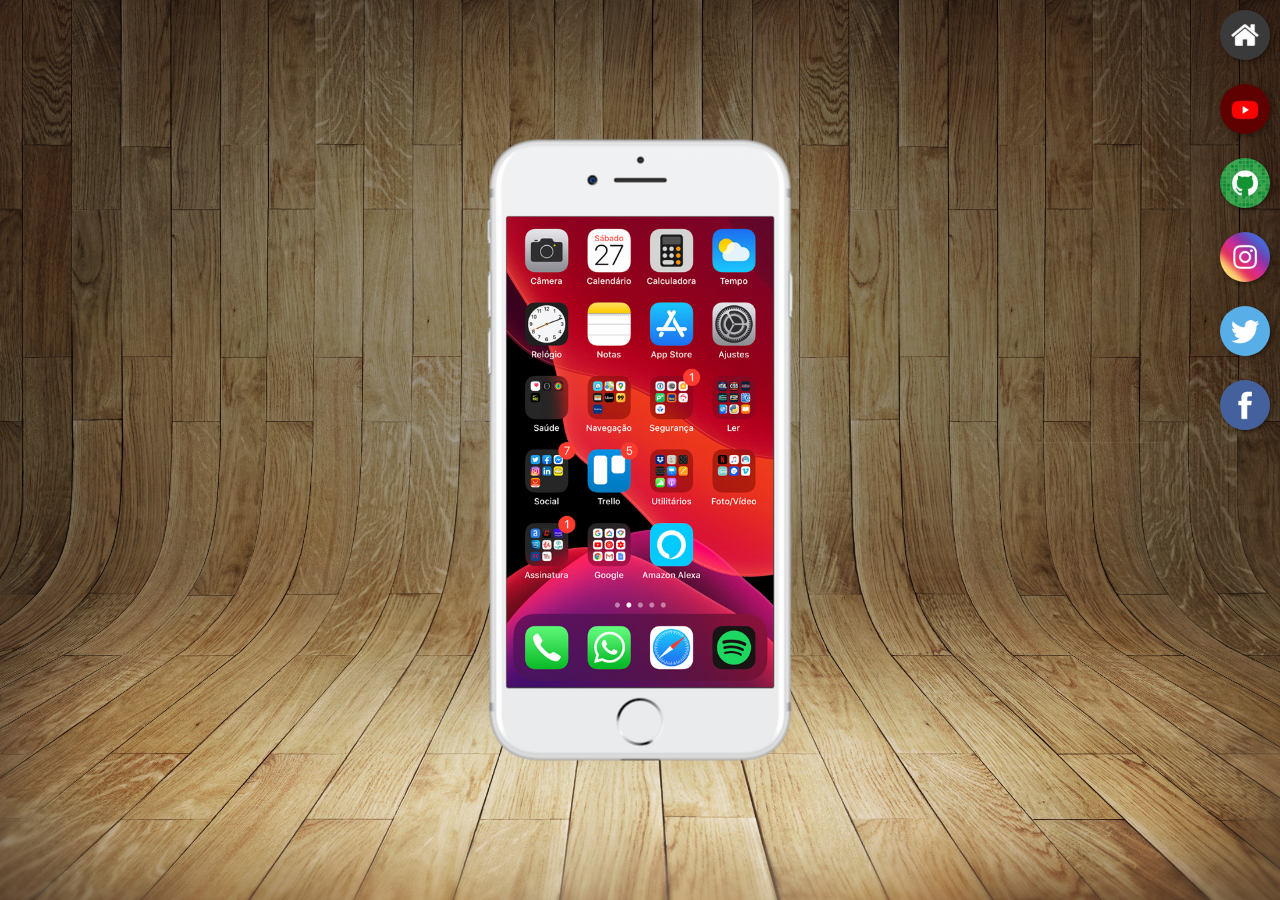
<file: index.html>
<!DOCTYPE html>
<html lang="pt-br">
<head>
    <meta charset="UTF-8">
    <meta name="viewport" content="width=device-width, initial-scale=1.0">
    <title>Projeto redes sociais</title>
    <link rel="shortcut icon" href="favicon.ico" type="image/x-icon">
    <link rel="stylesheet" href="estilos/style.css">
</head>
<body>
    <main>
        <section id="telefone">
            <iframe src="home.html" name="tela" frameborder="0" id="tela"></iframe>

        </section>  
        <section id="redes-sociais">
            <a href="home.html" target="tela"><img src="imagens/logo-home.jpg" alt="home"></a><br>
            <a href="youtube.html" target="tela" ><img src="imagens/logo-youtube.jpg" alt="logo-youtube"></a><br>
            <a href="github.html" target="tela"><img src="imagens/logo-github.jpg" alt="logo-github"></a><br>
            <a href="instagram.html" target="tela"><img src="imagens/logo-instagram.jpg" alt="logo-instagram"></a><br>
            <a href="twitter.html" target="tela"><img src="imagens/logo-twitter.jpg" alt="logo-twitter"></a><br>
            <a href="facebook.html" target="tela"><img src="imagens/logo-facebook.jpg" alt="logo-facebook"></a><br>
        </section>
    </main>
</body>
</html>
</file>
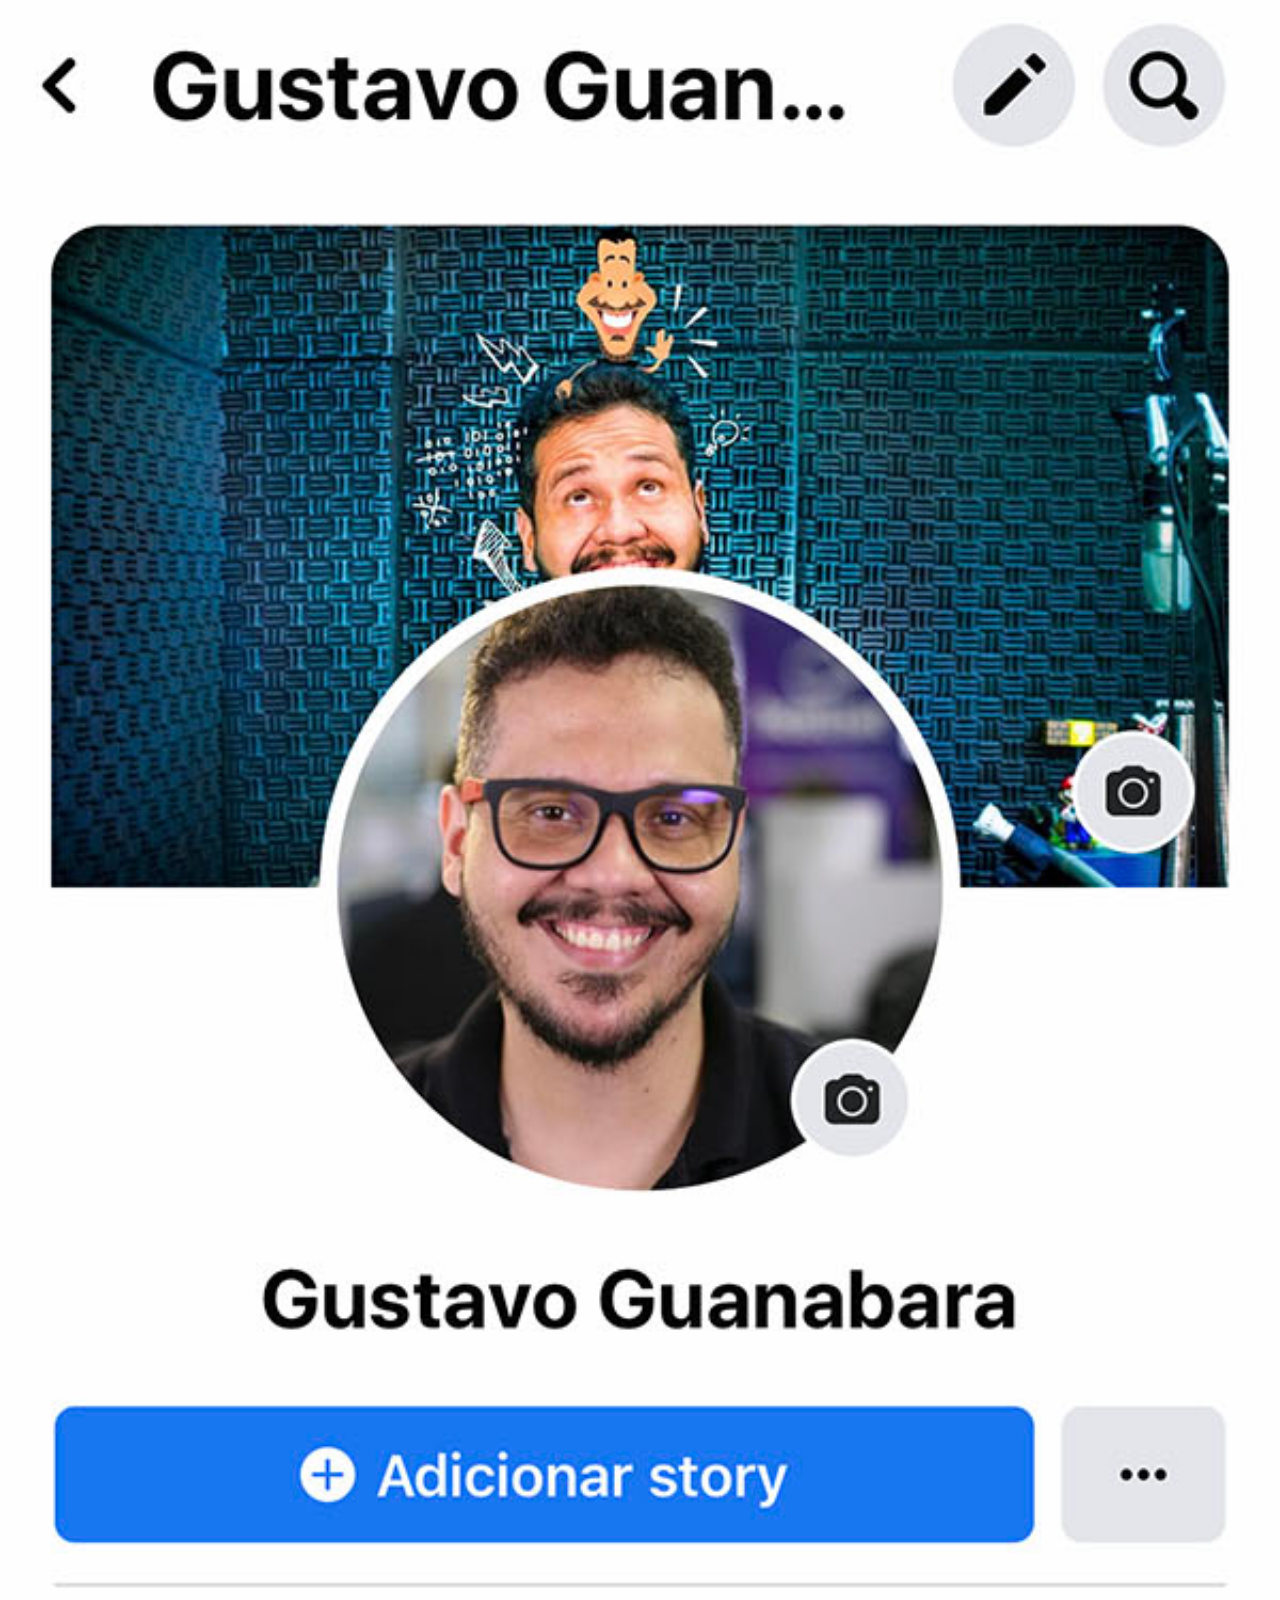
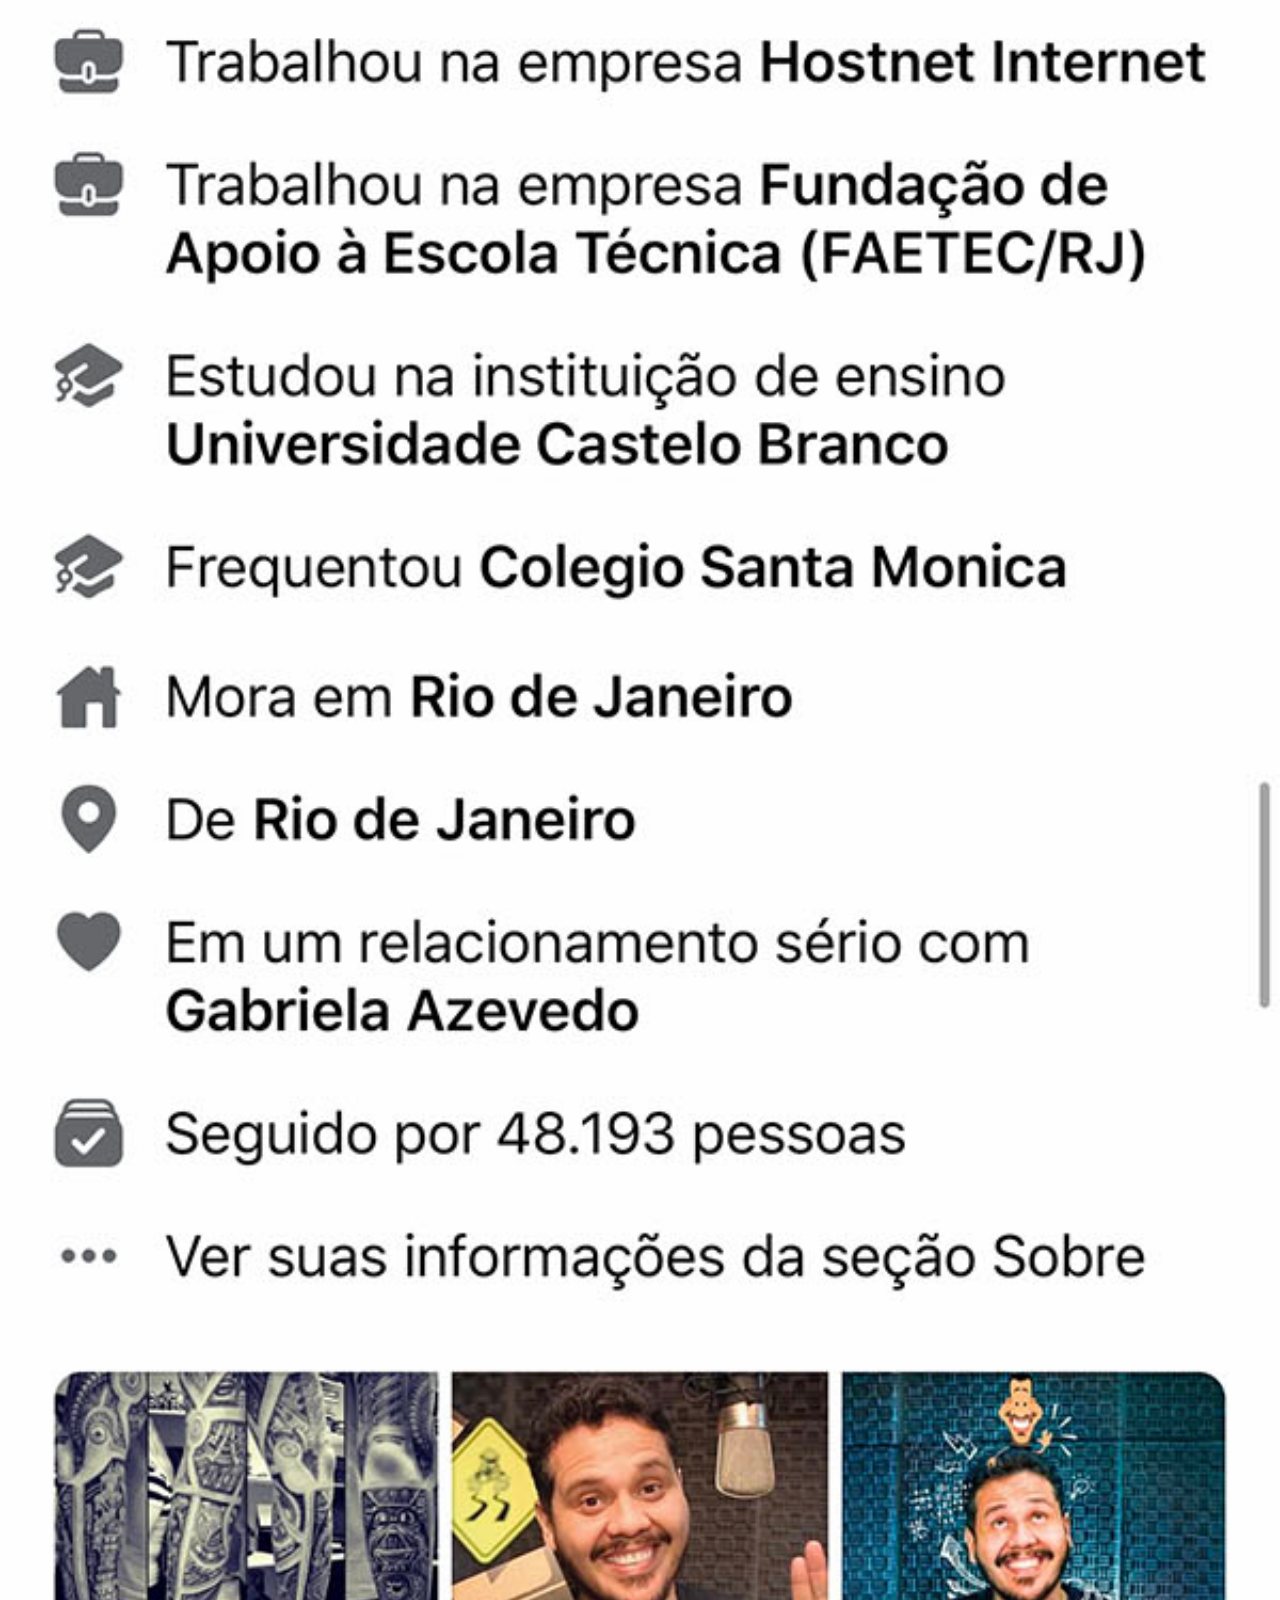
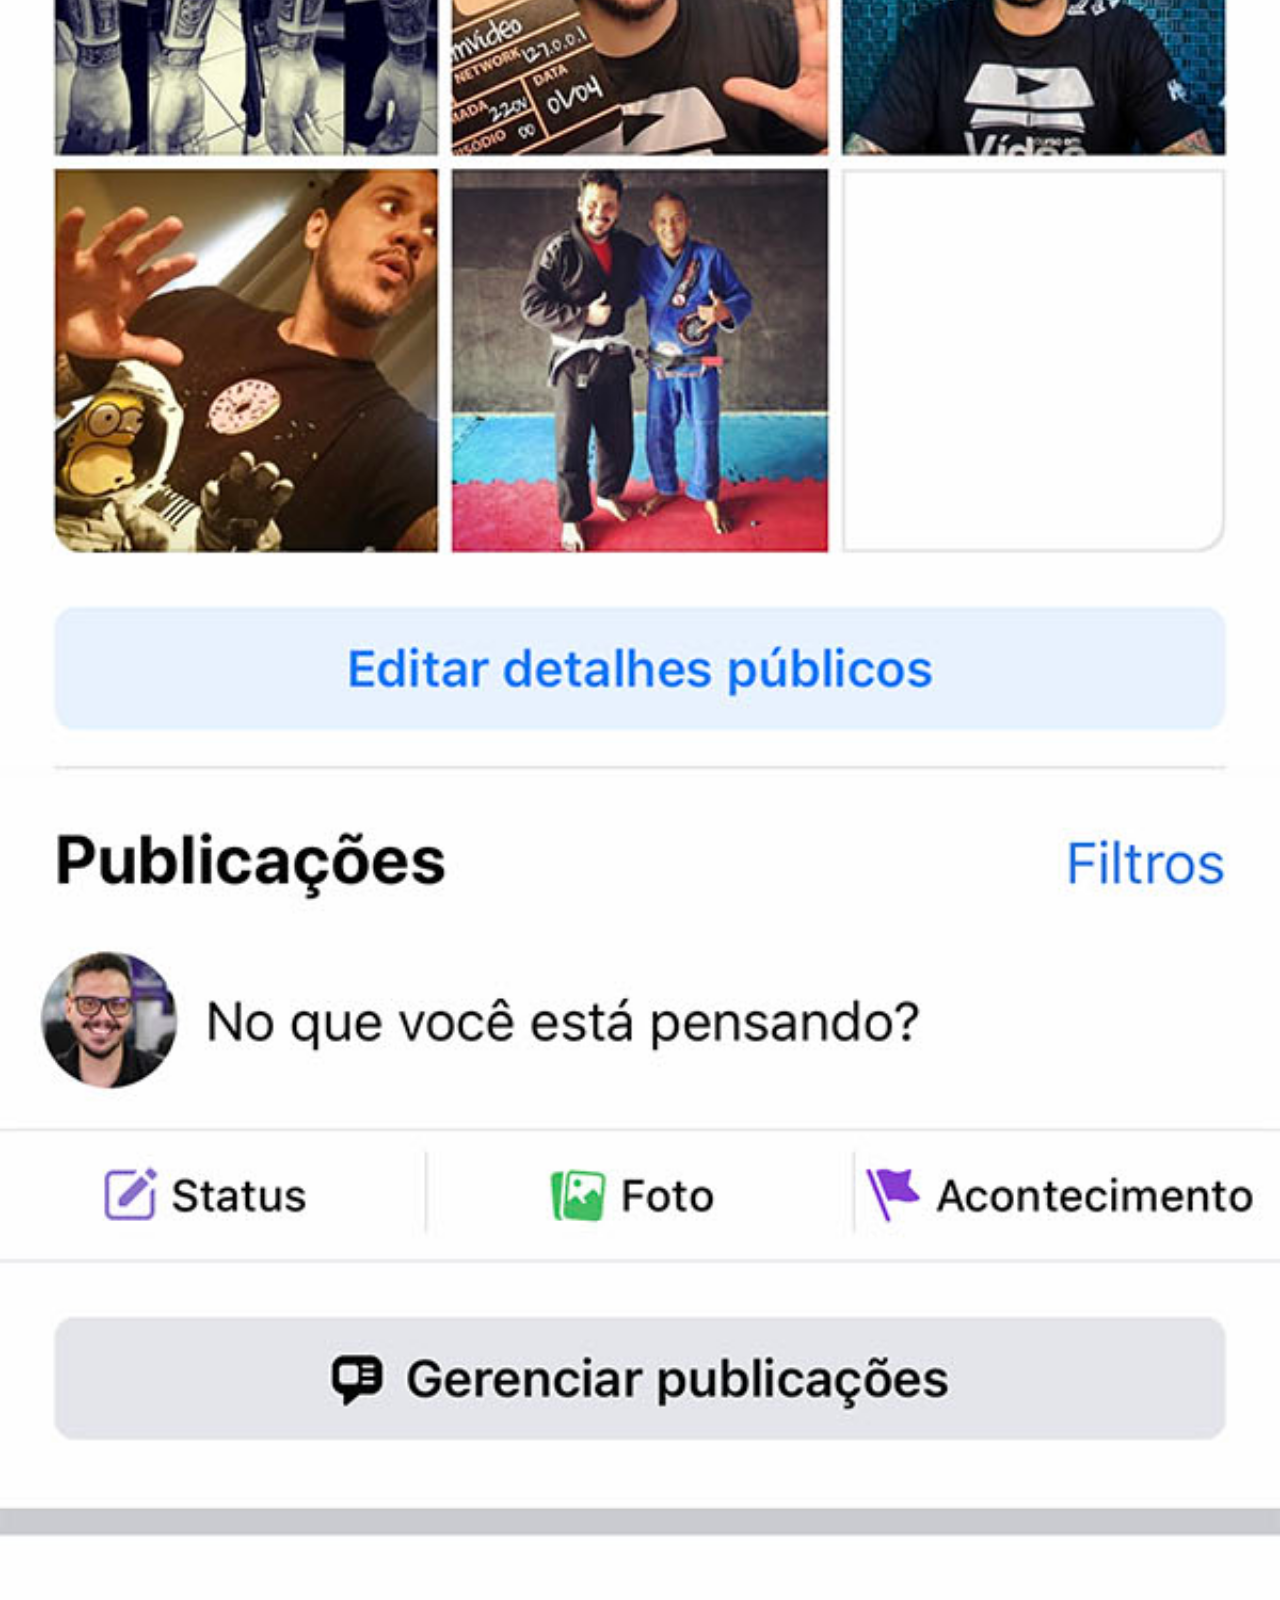
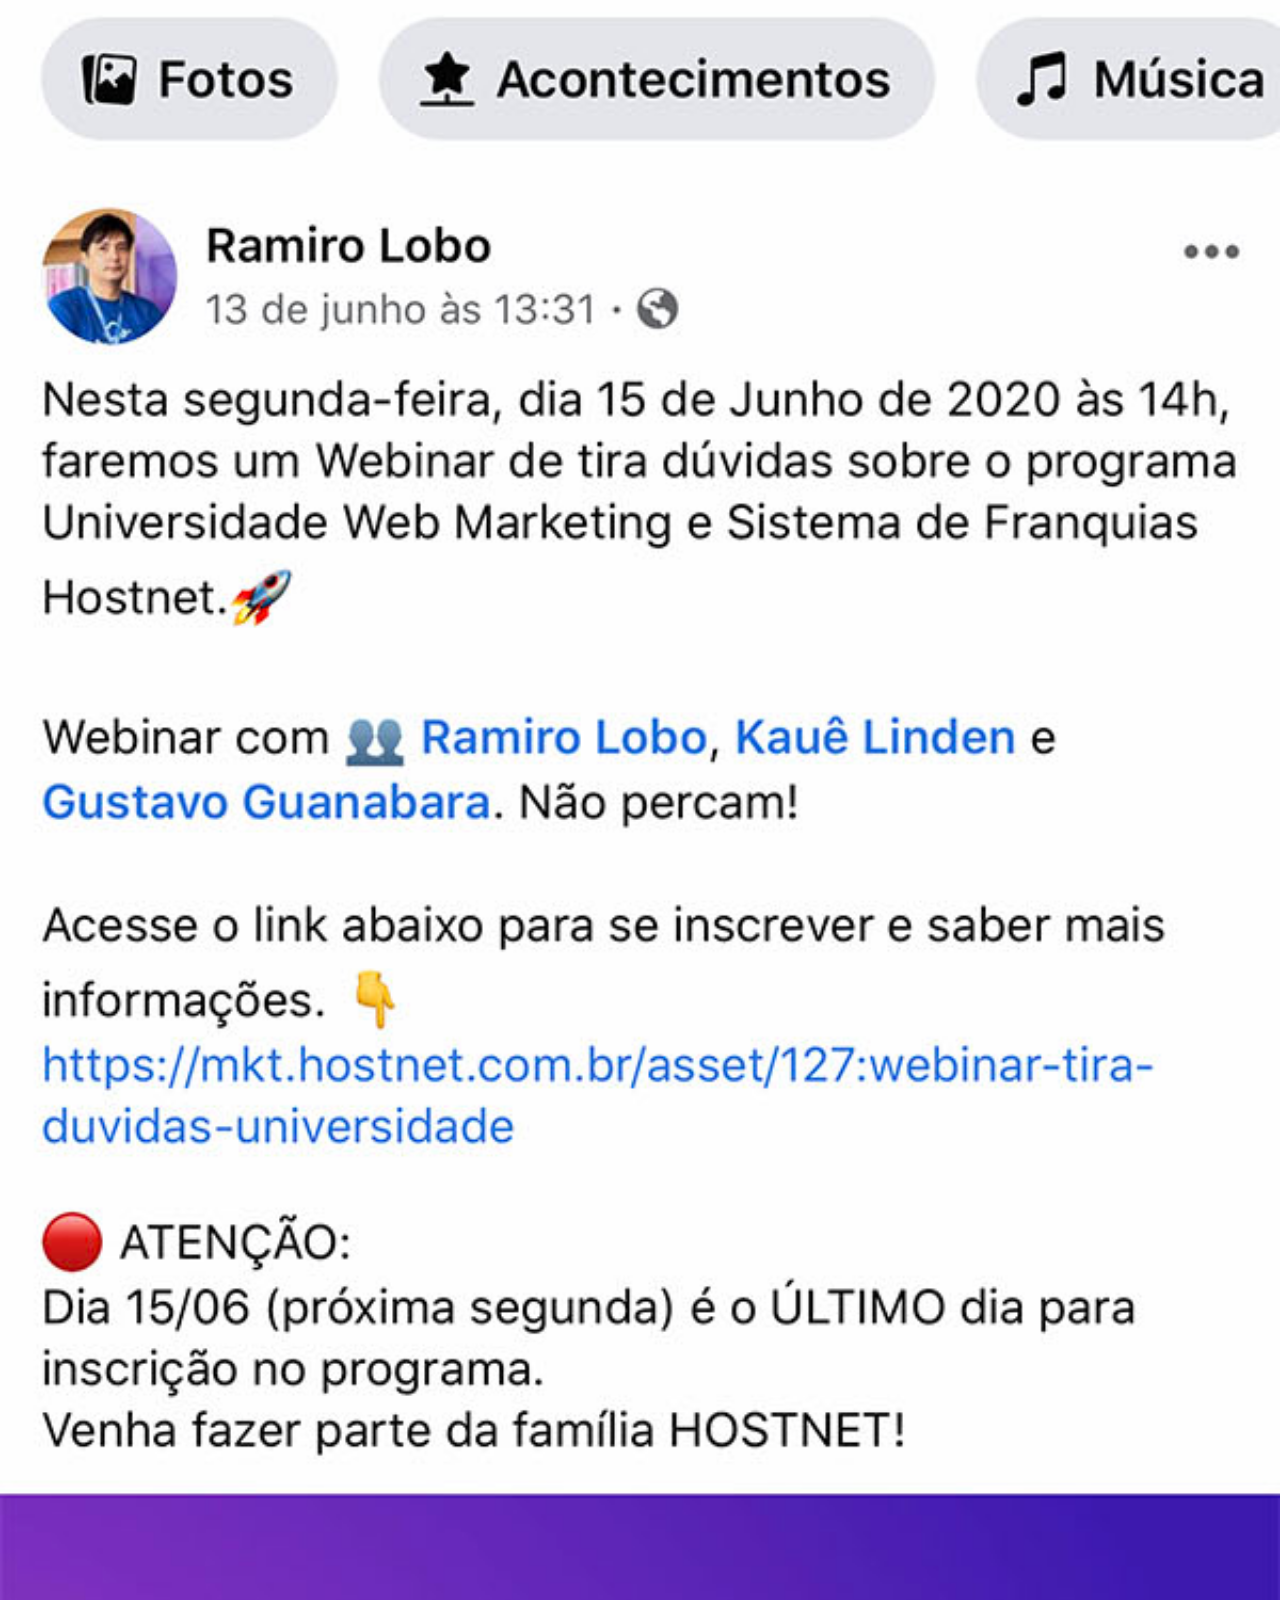
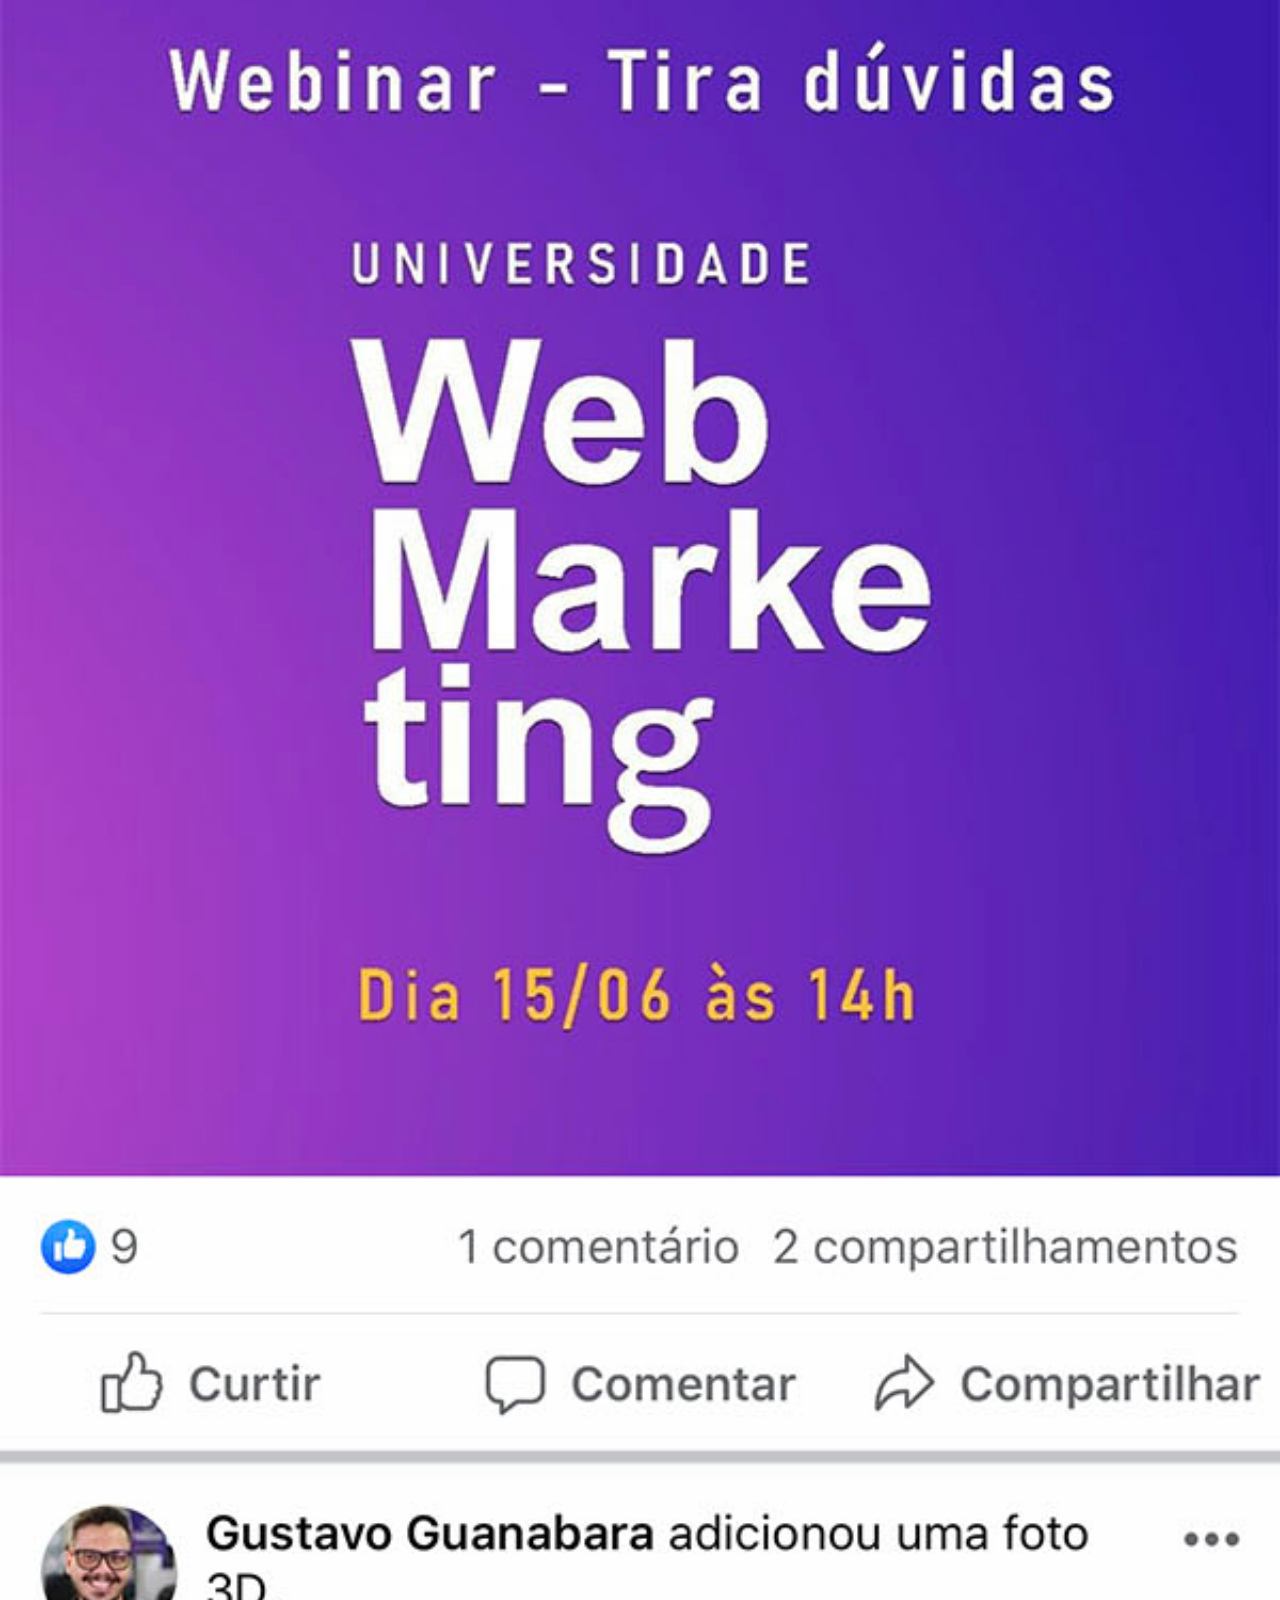
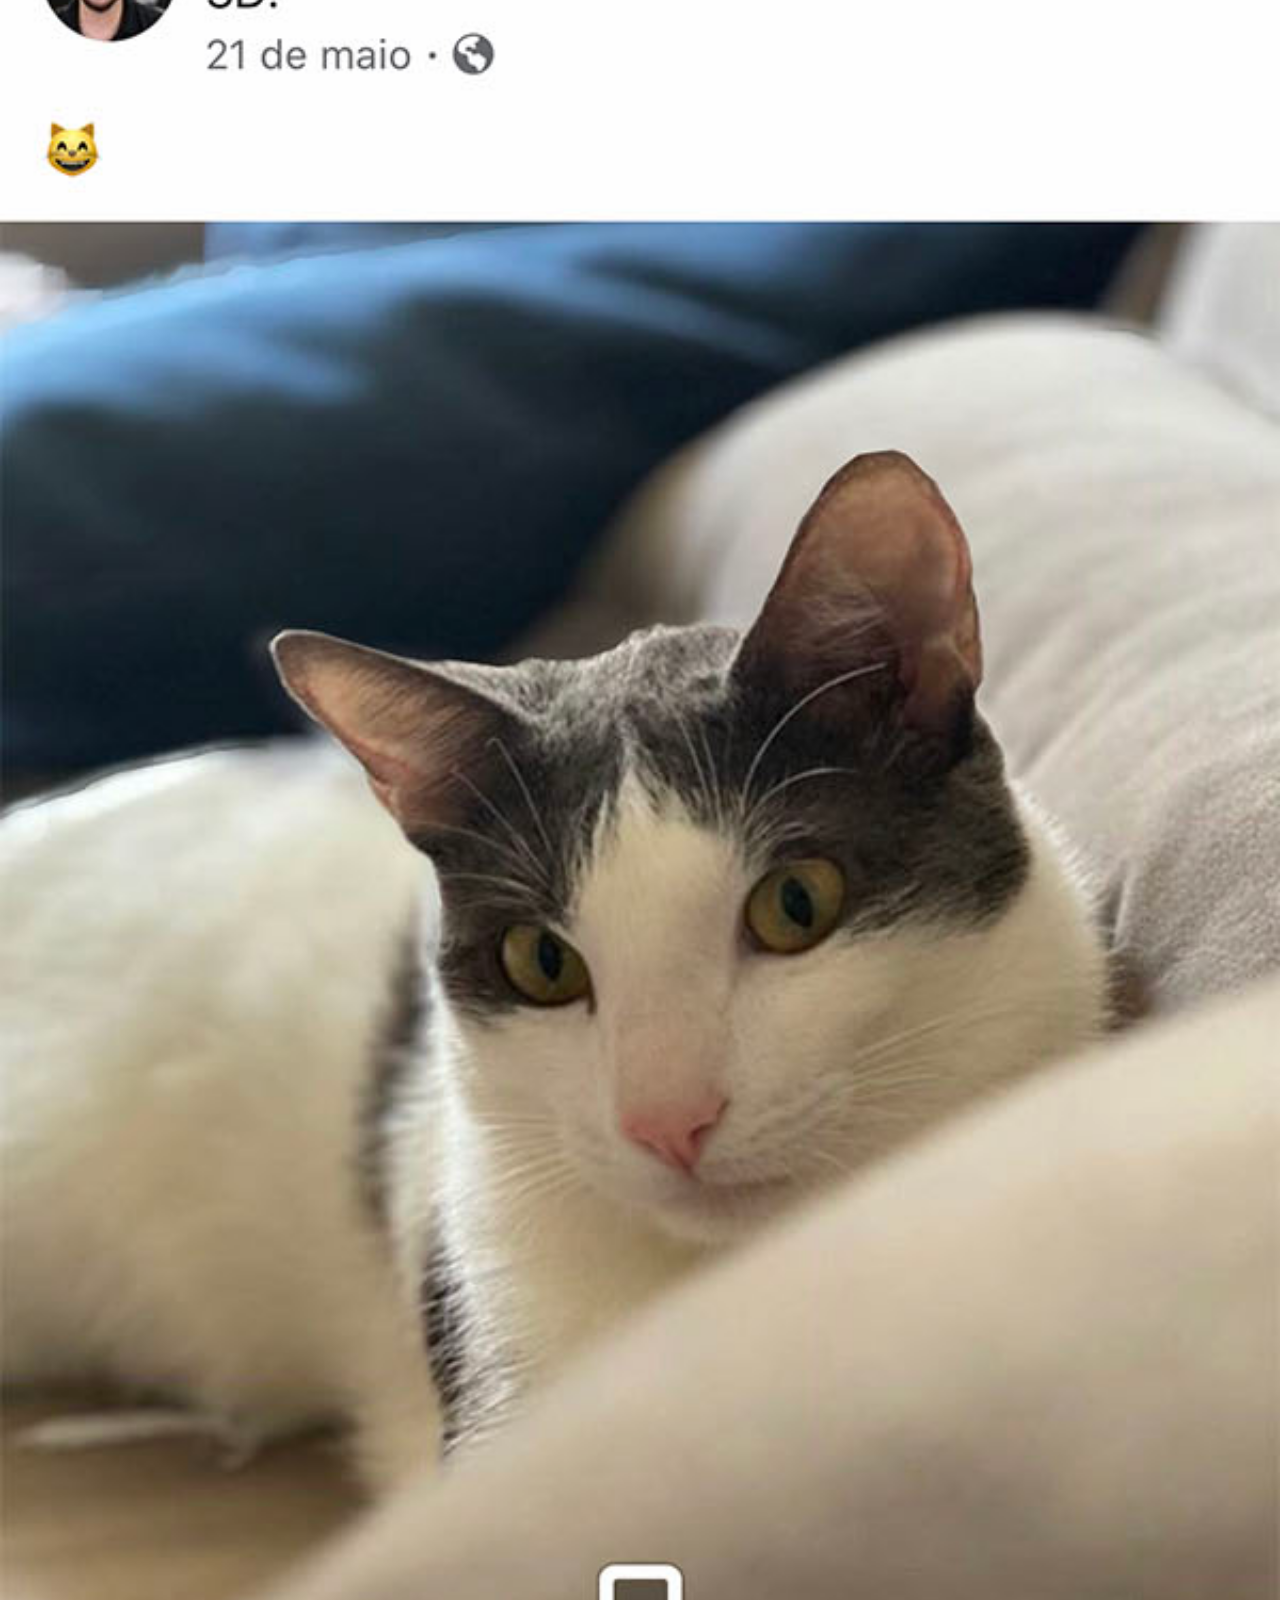
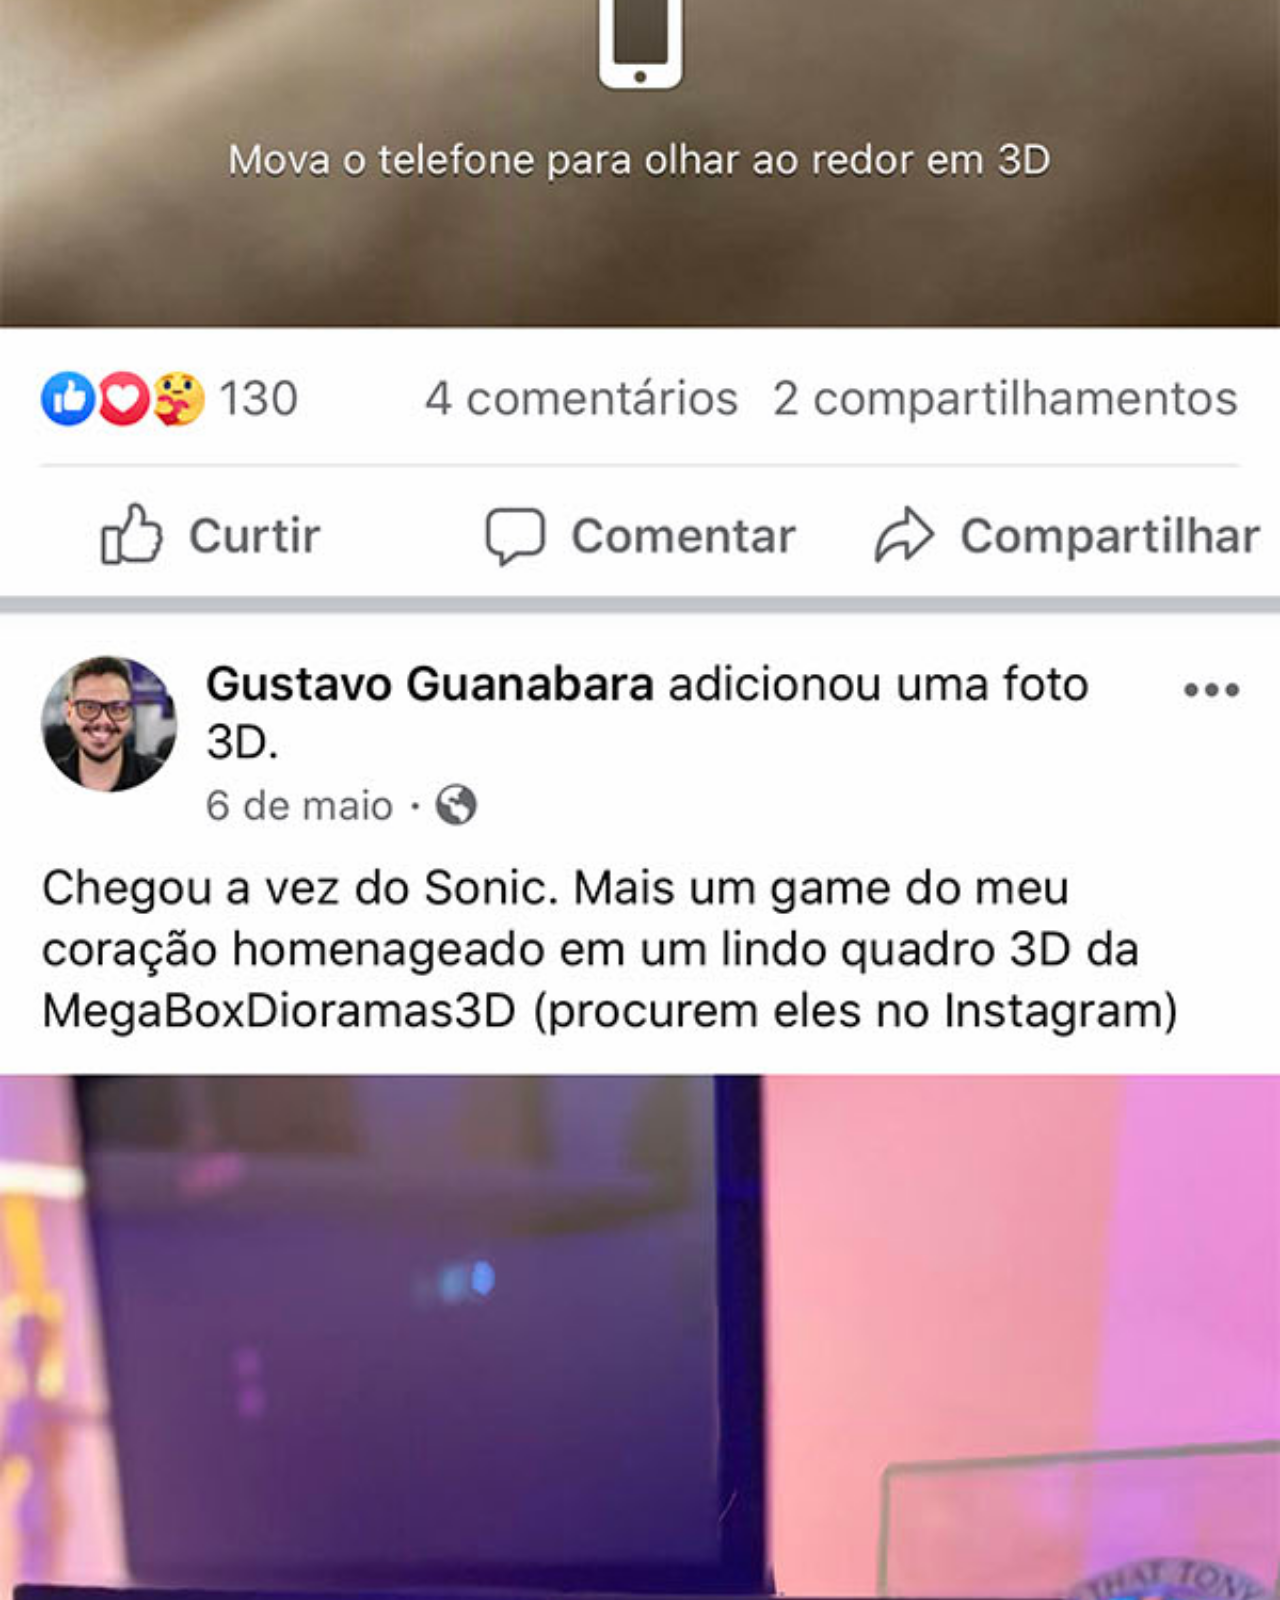
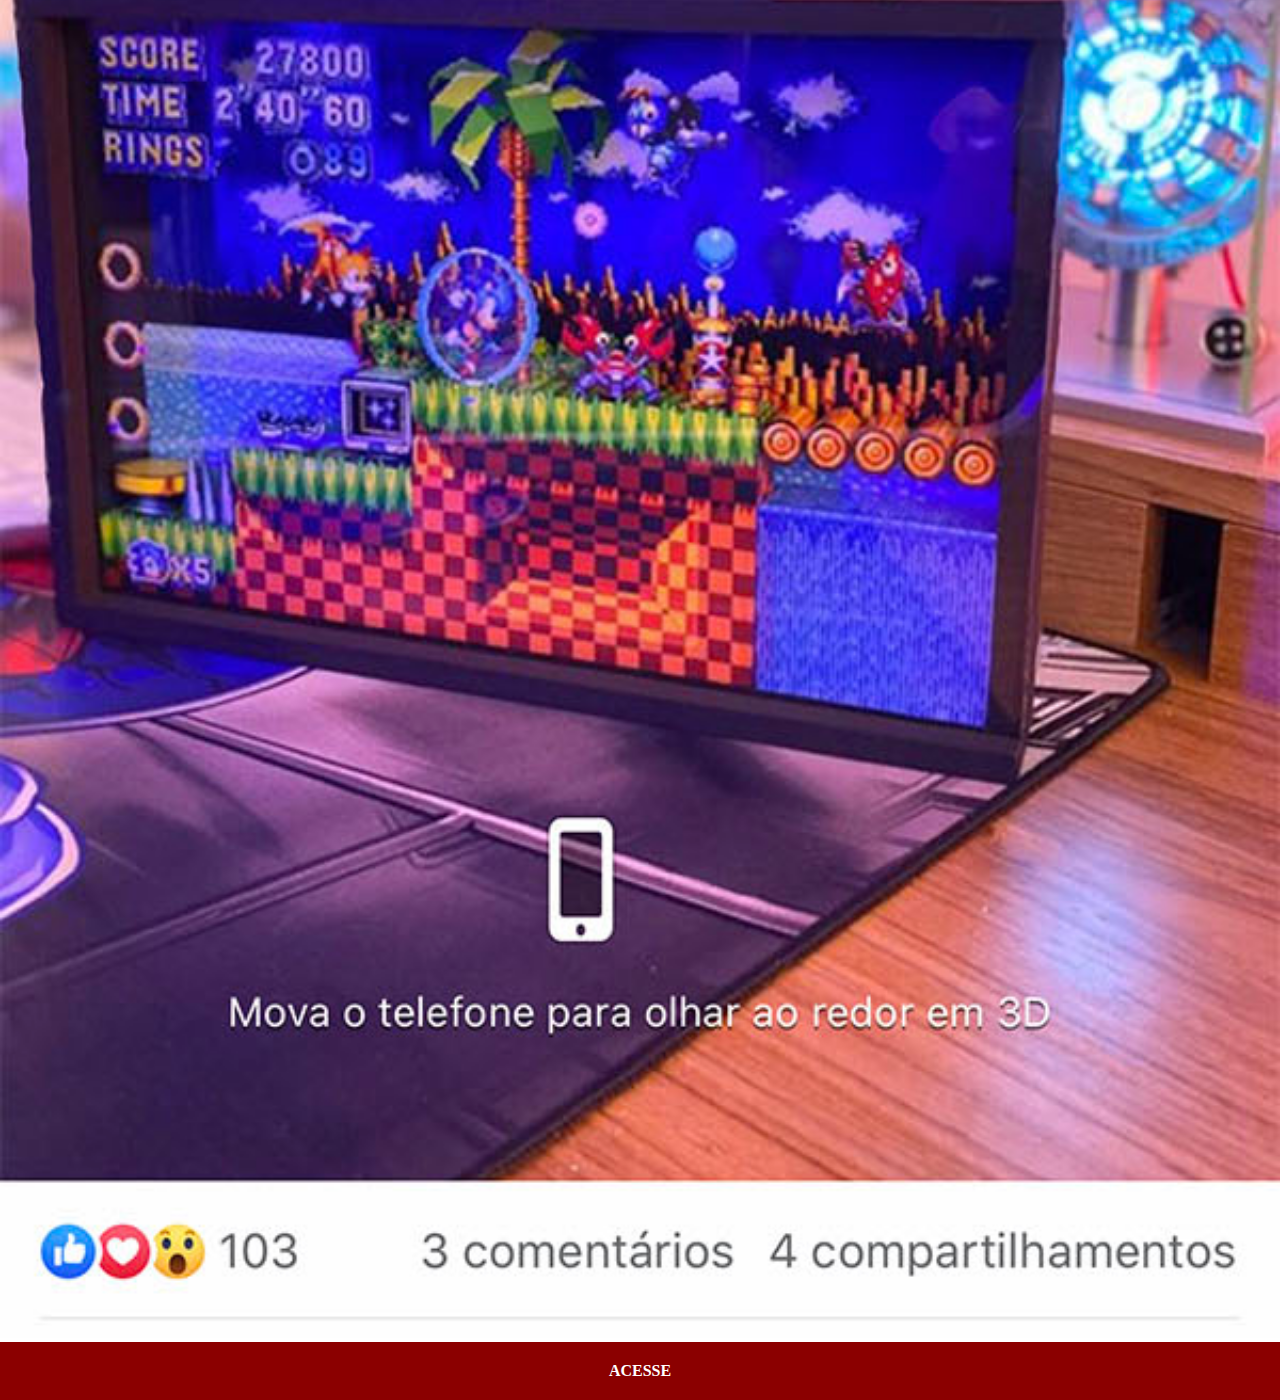
<file: facebook.html>
<!DOCTYPE html>
<html lang="pt-br">
<head>
    <meta charset="UTF-8">
    <meta name="viewport" content="width=device-width, initial-scale=1.0">
    <title>Facebook</title>
    <link rel="stylesheet" href="estilos/social.css">
</head>
<body>
    <img src="imagens/tela-facebook.jpg" alt="Facebook">
    <a href="https://web.facebook.com/gustavoguanabara/?locale=pt_BR&_rdc=1&_rdr" target="_blank">ACESSE</a>
</body>
</html>
</file>
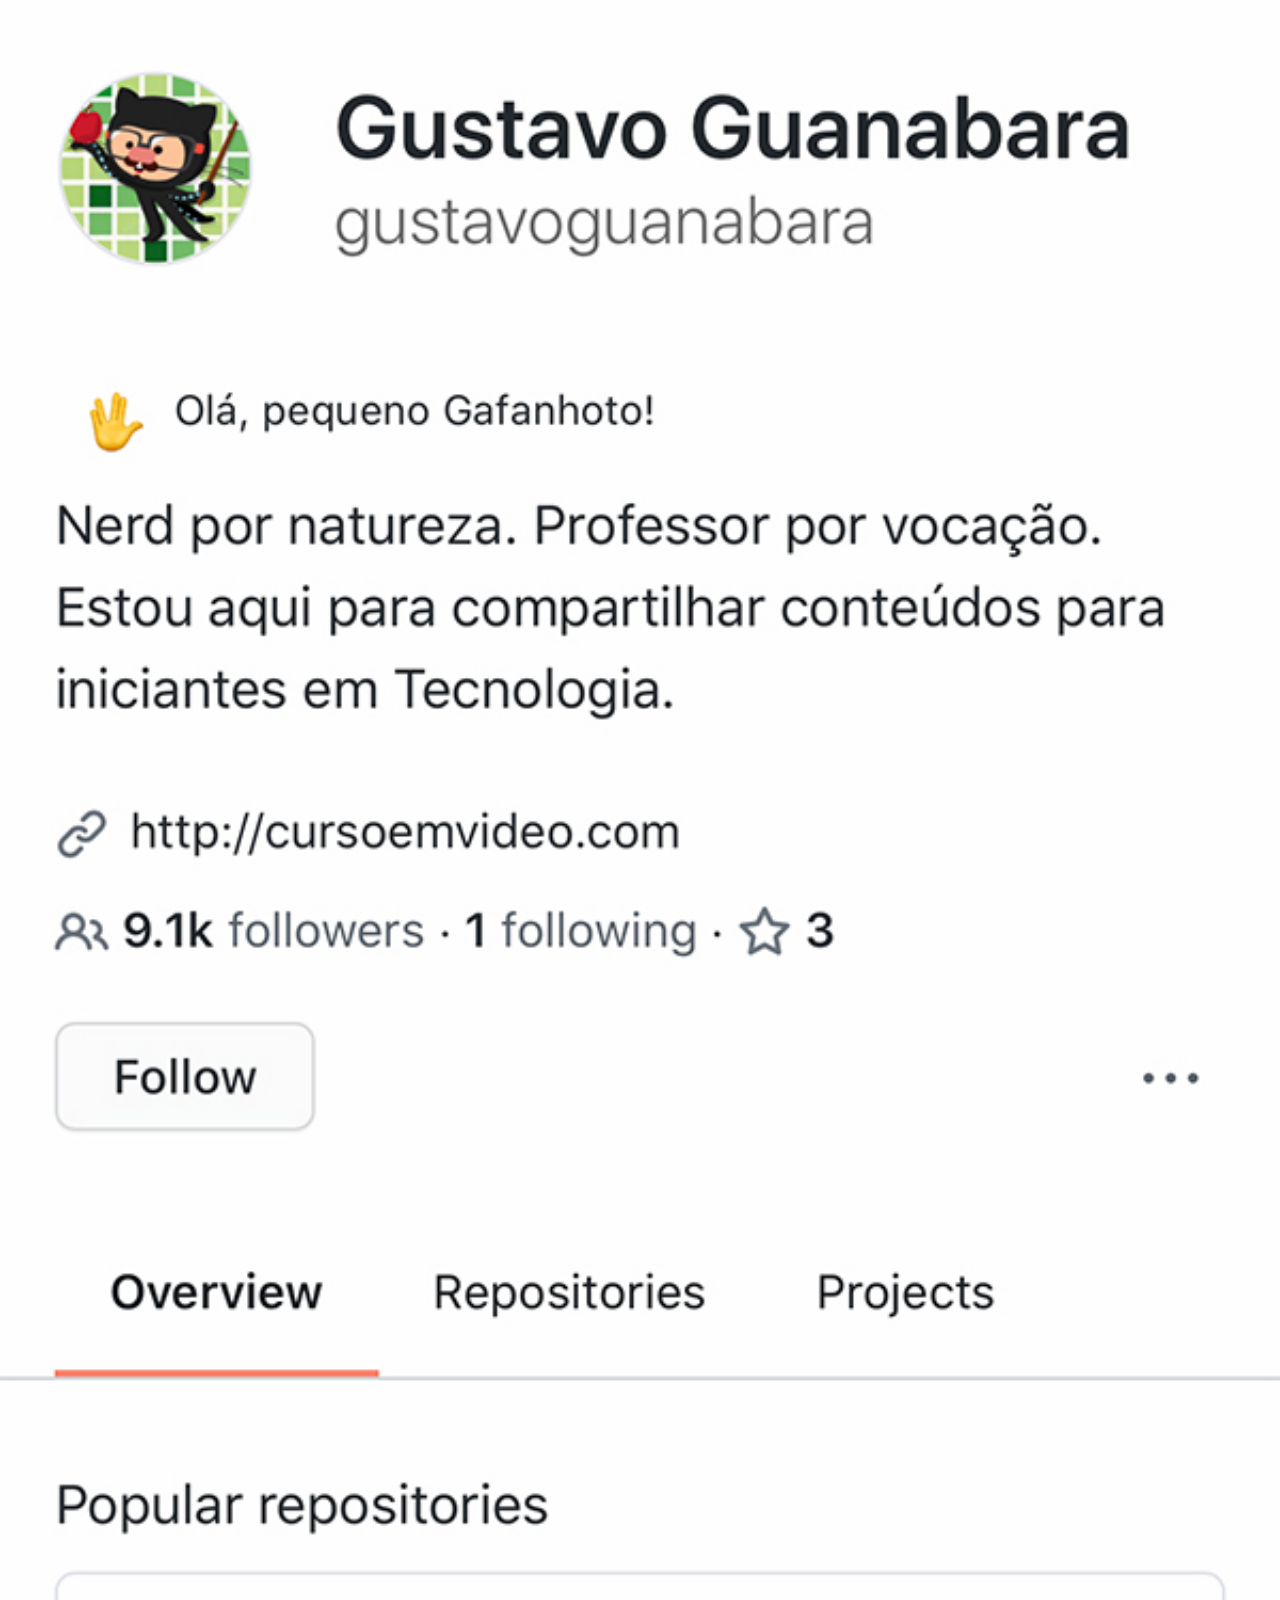
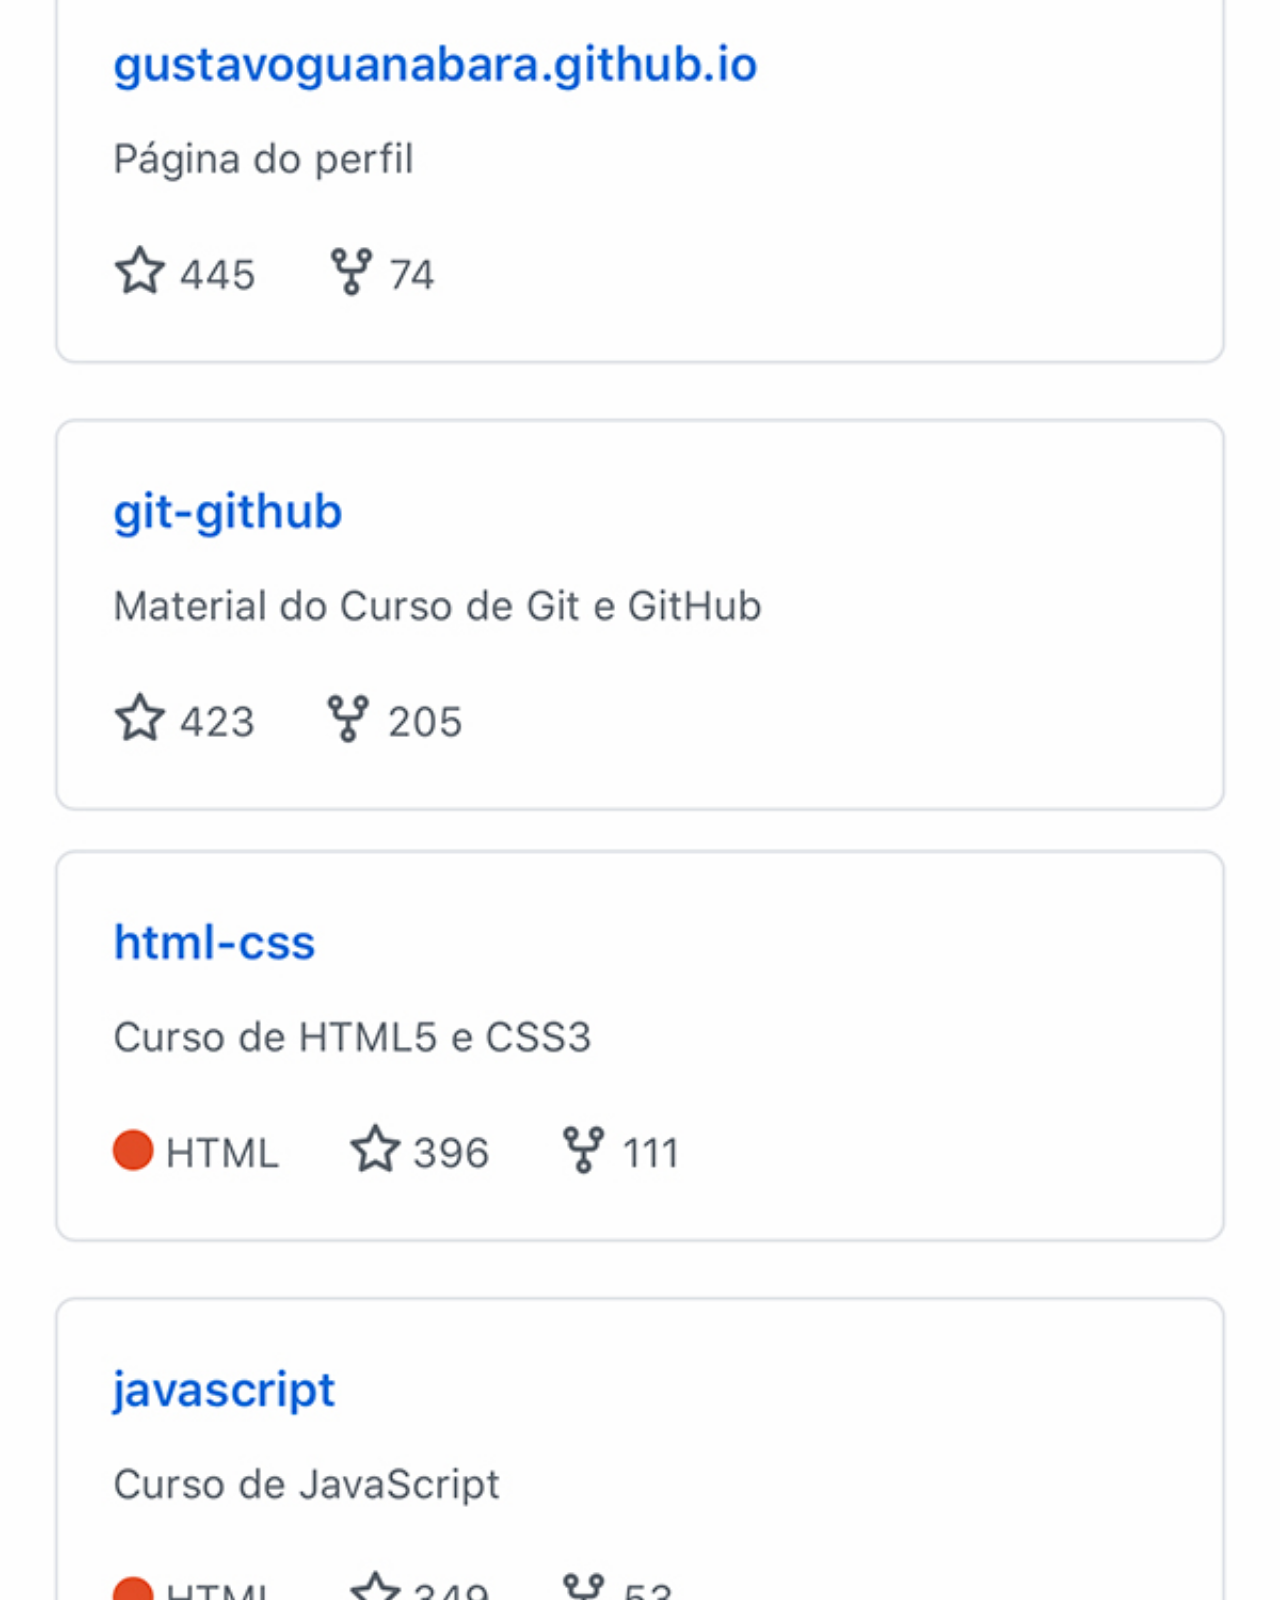
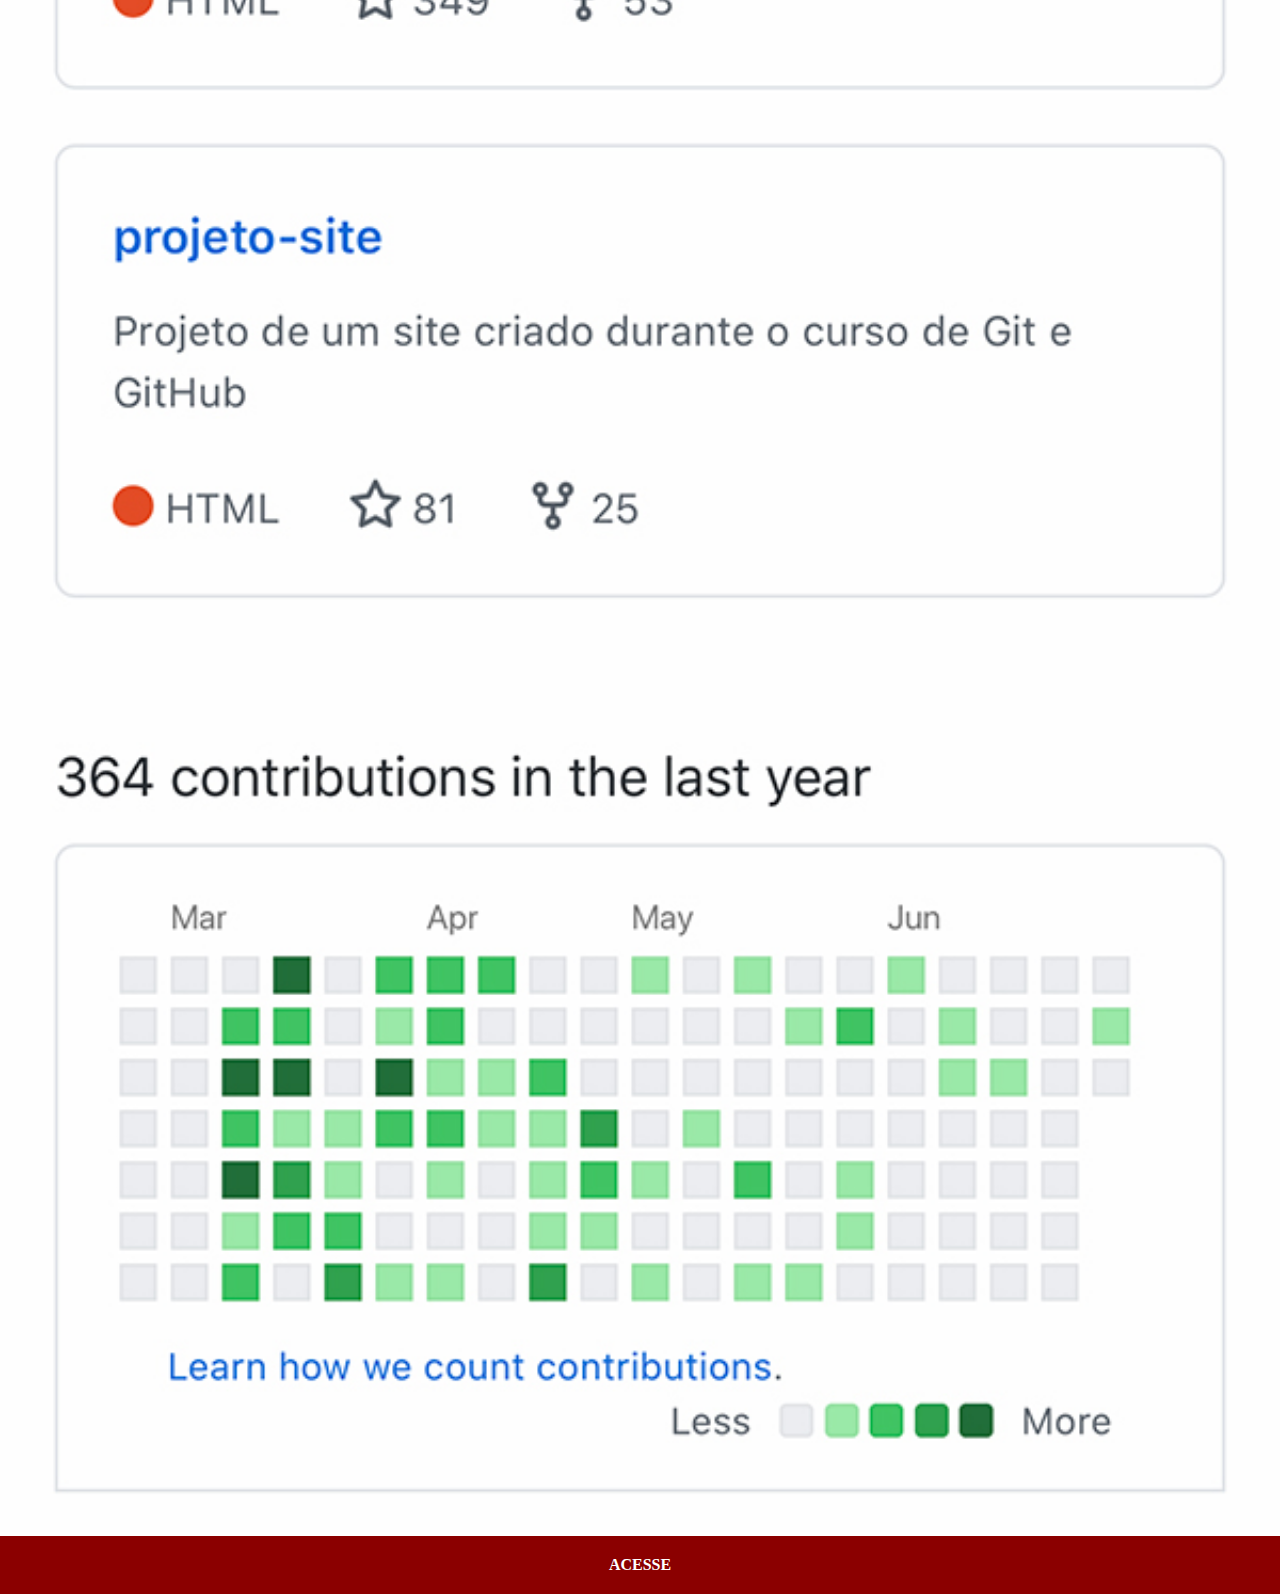
<file: github.html>
<!DOCTYPE html>
<html lang="pt-br">
<head>
    <meta charset="UTF-8">
    <meta name="viewport" content="width=device-width, initial-scale=1.0">
    <title>github</title>
    <link rel="stylesheet" href="estilos/social.css">
</head>
<body>
    <img src="imagens/tela-github.jpg" alt="github">
    <a href="https://github.com/gustavoguanabara" target="_blank">ACESSE</a>
</body>
</html>
</file>
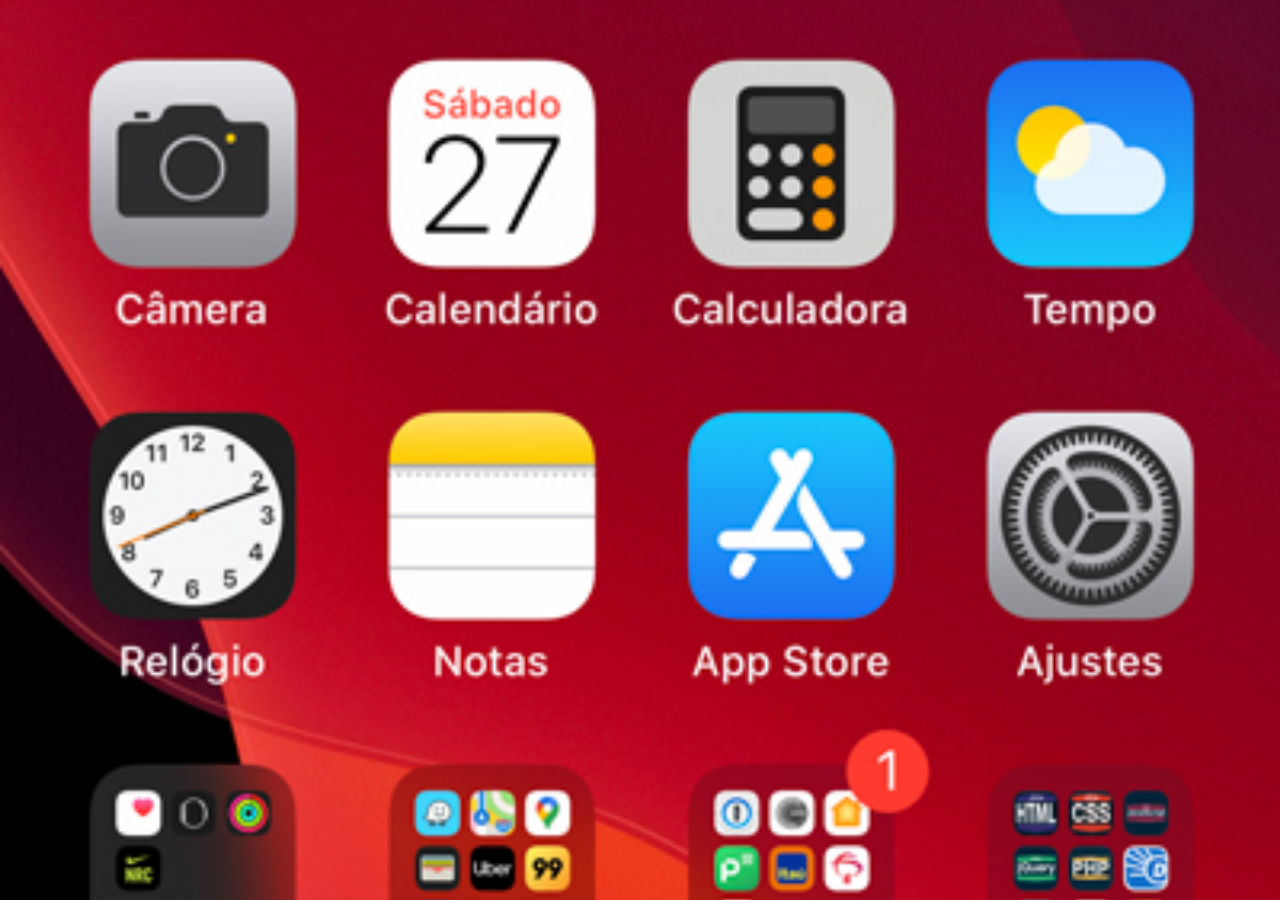
<file: home.html>
<!DOCTYPE html>
<html lang="pt-br">
<head>
    <meta charset="UTF-8">
    <meta name="viewport" content="width=device-width, initial-scale=1.0">
    <title>Home</title>
</head>
<style>
    *{
        margin: 0px;
        padding: 0px;
    }
    body{
        height: 100vh;
        width: 100vw;
        background: url(imagens/tela-home.jpg);
        background-size: cover;
    }
</style>
<body>
    
</body>
</html>
</file>
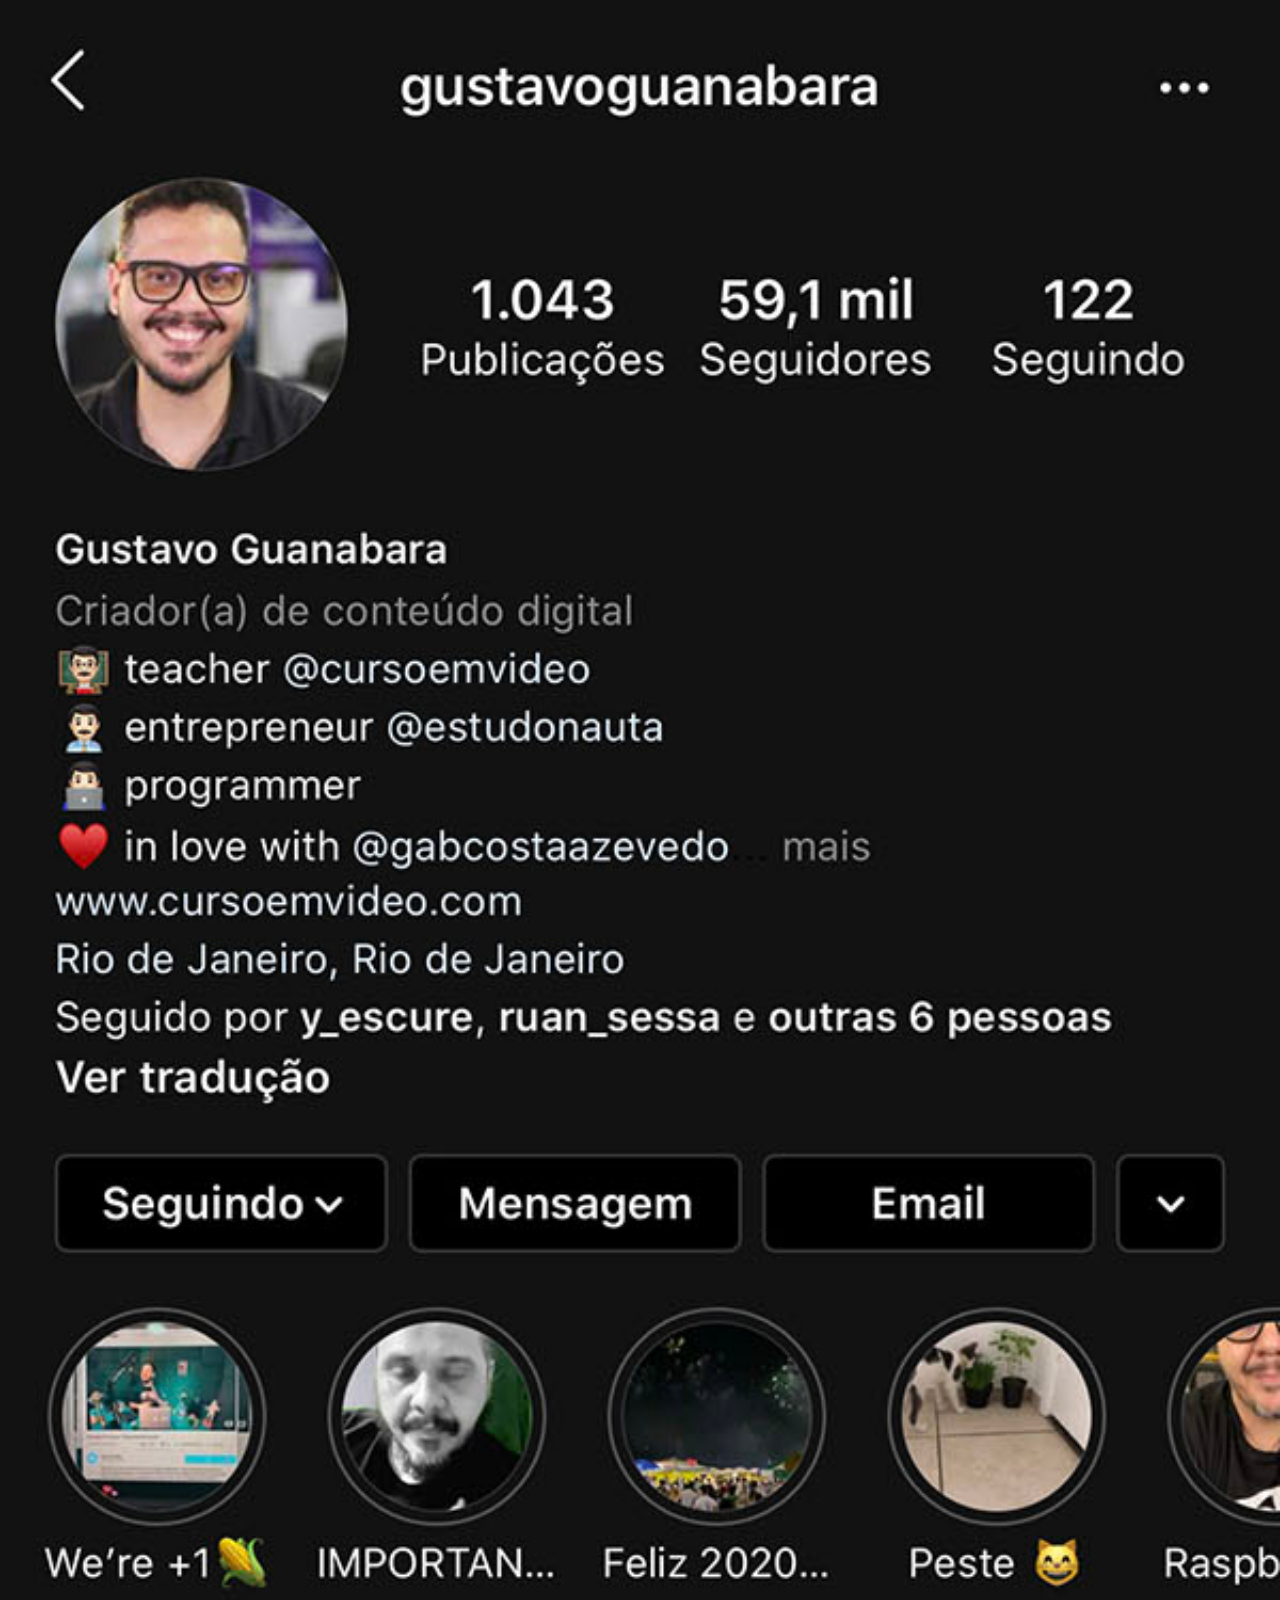
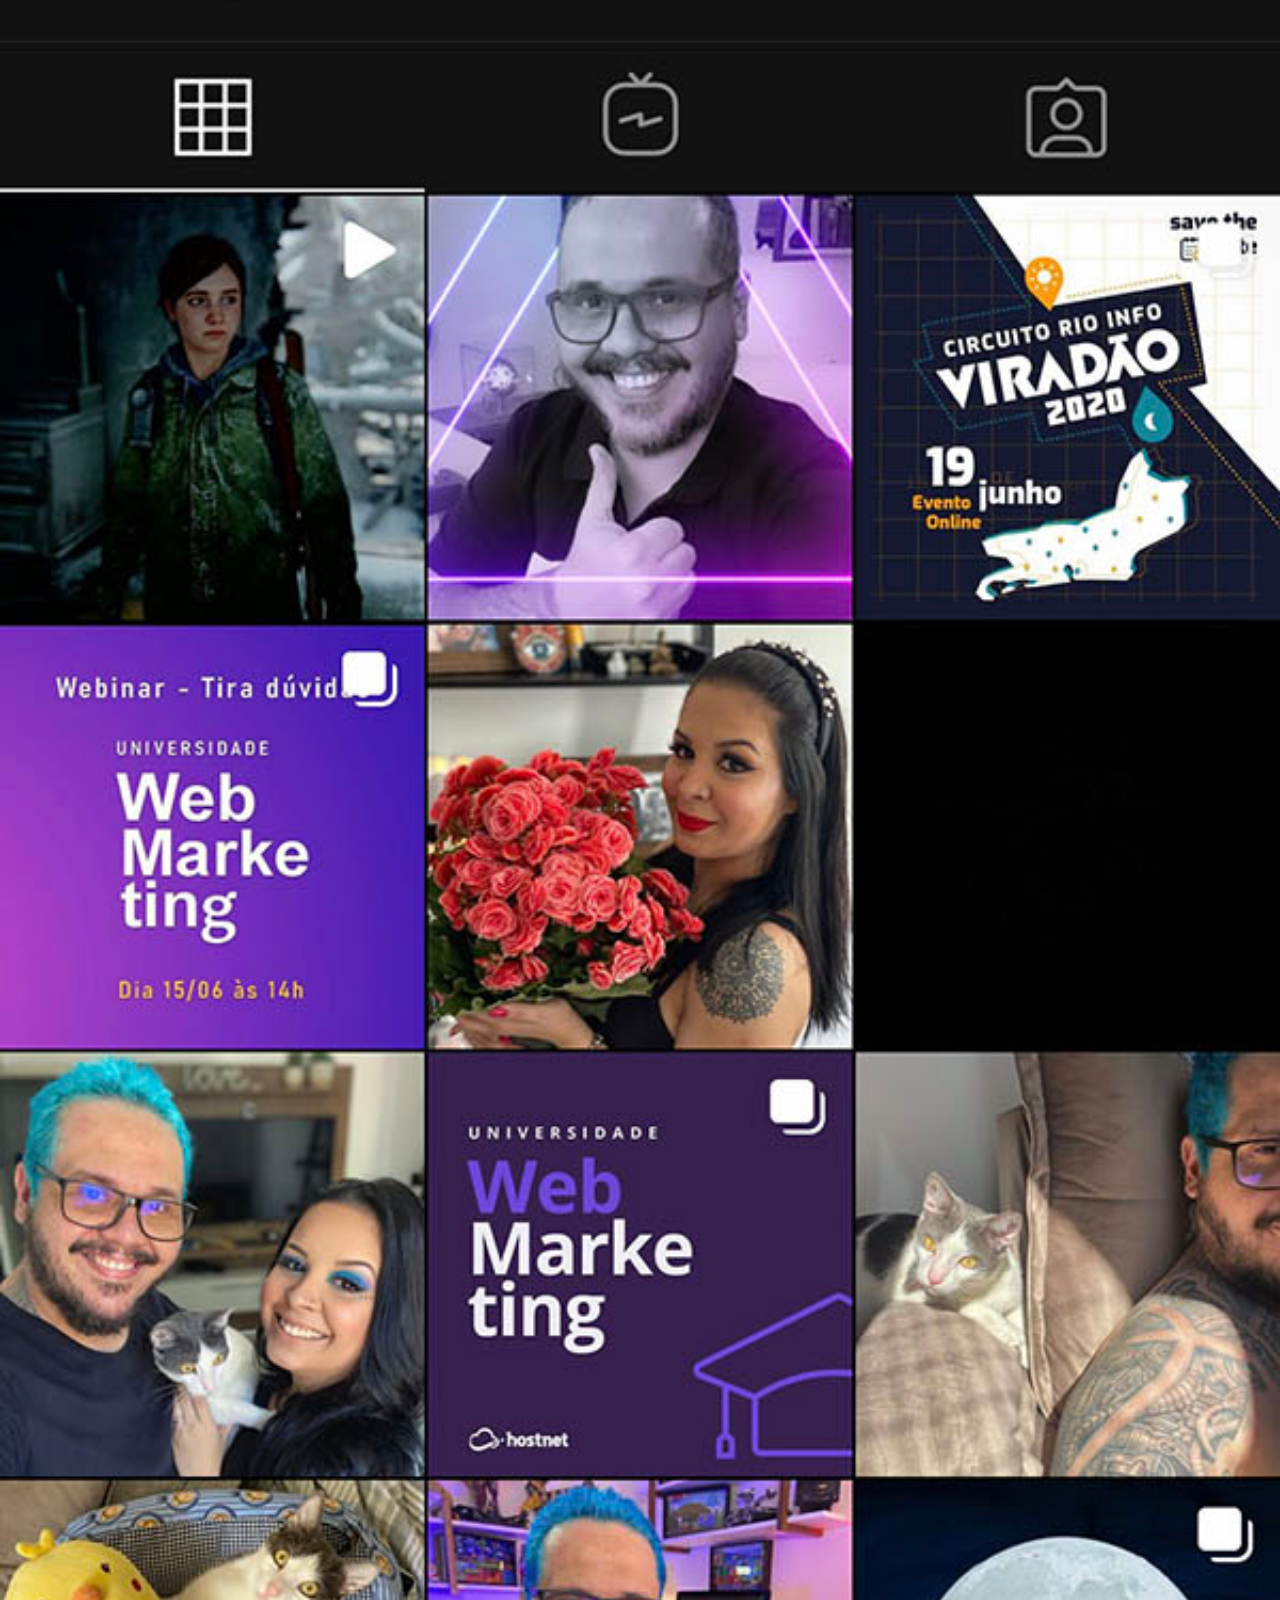
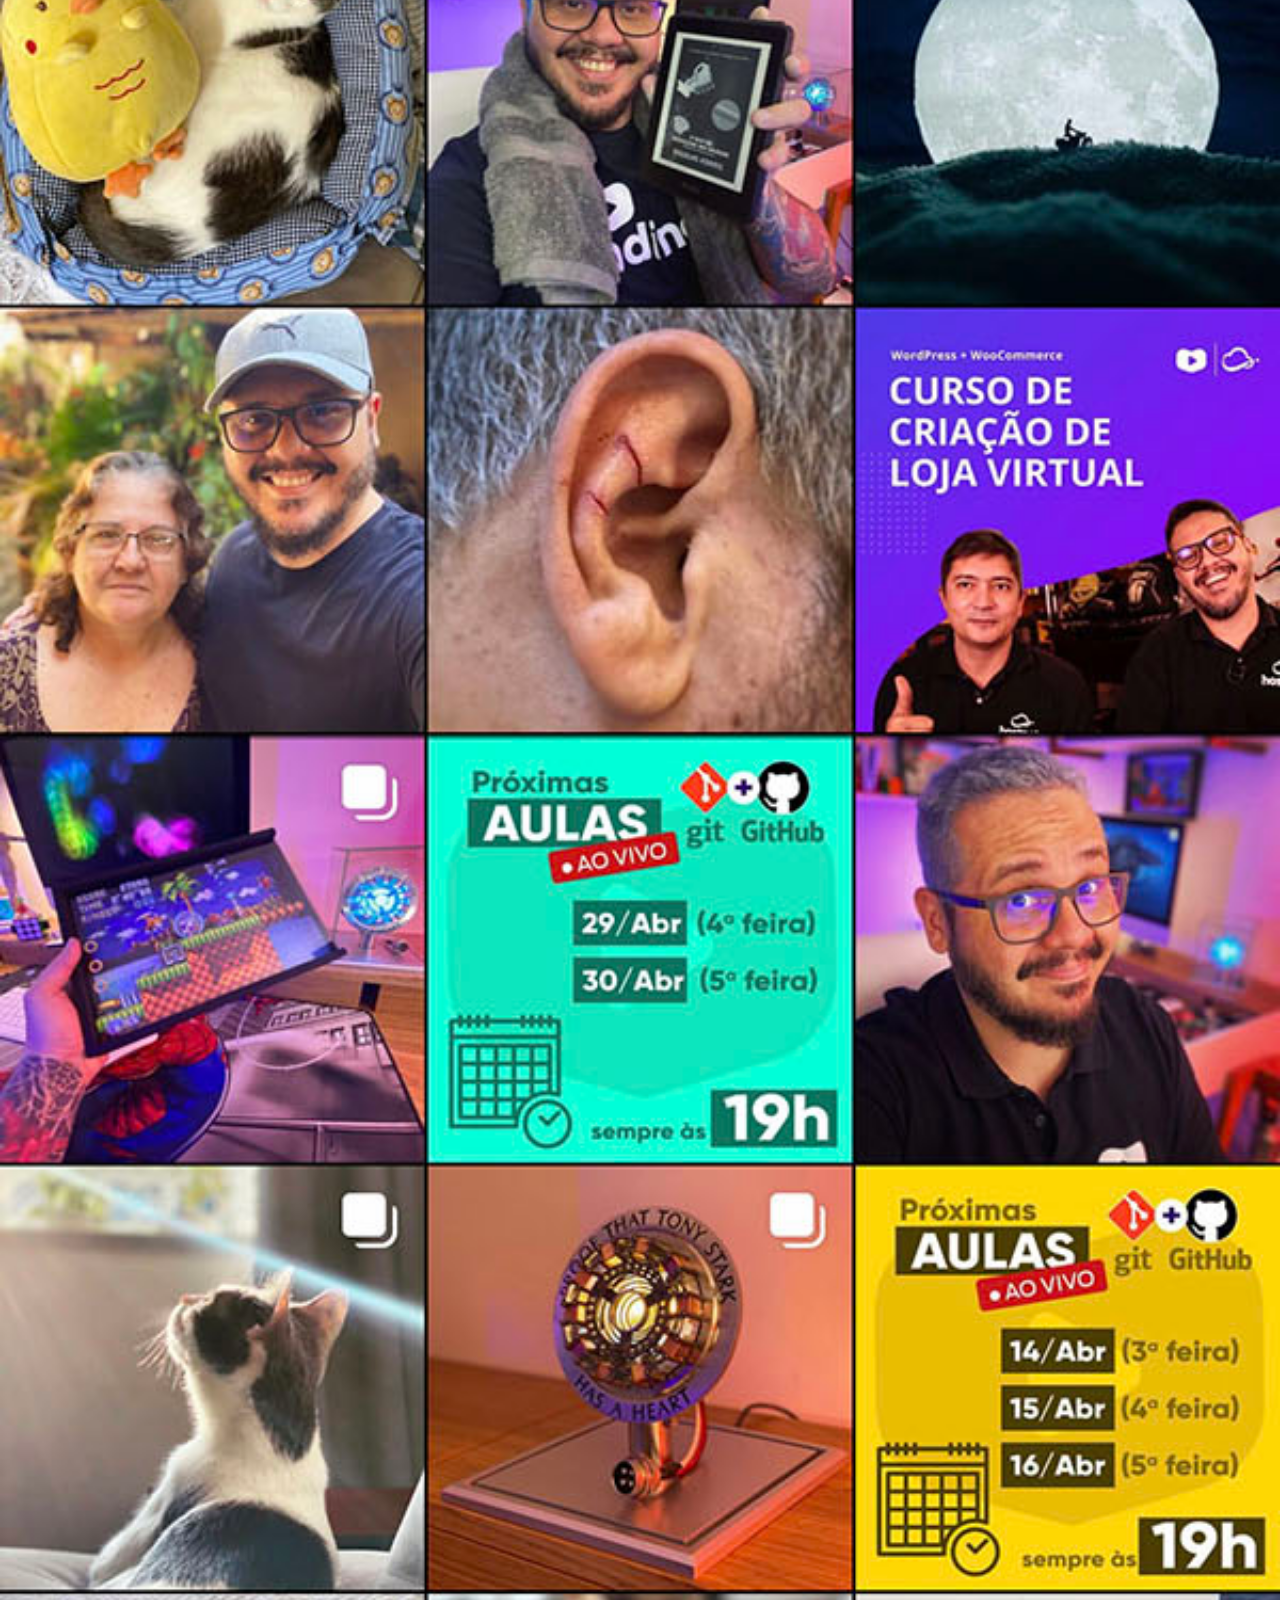
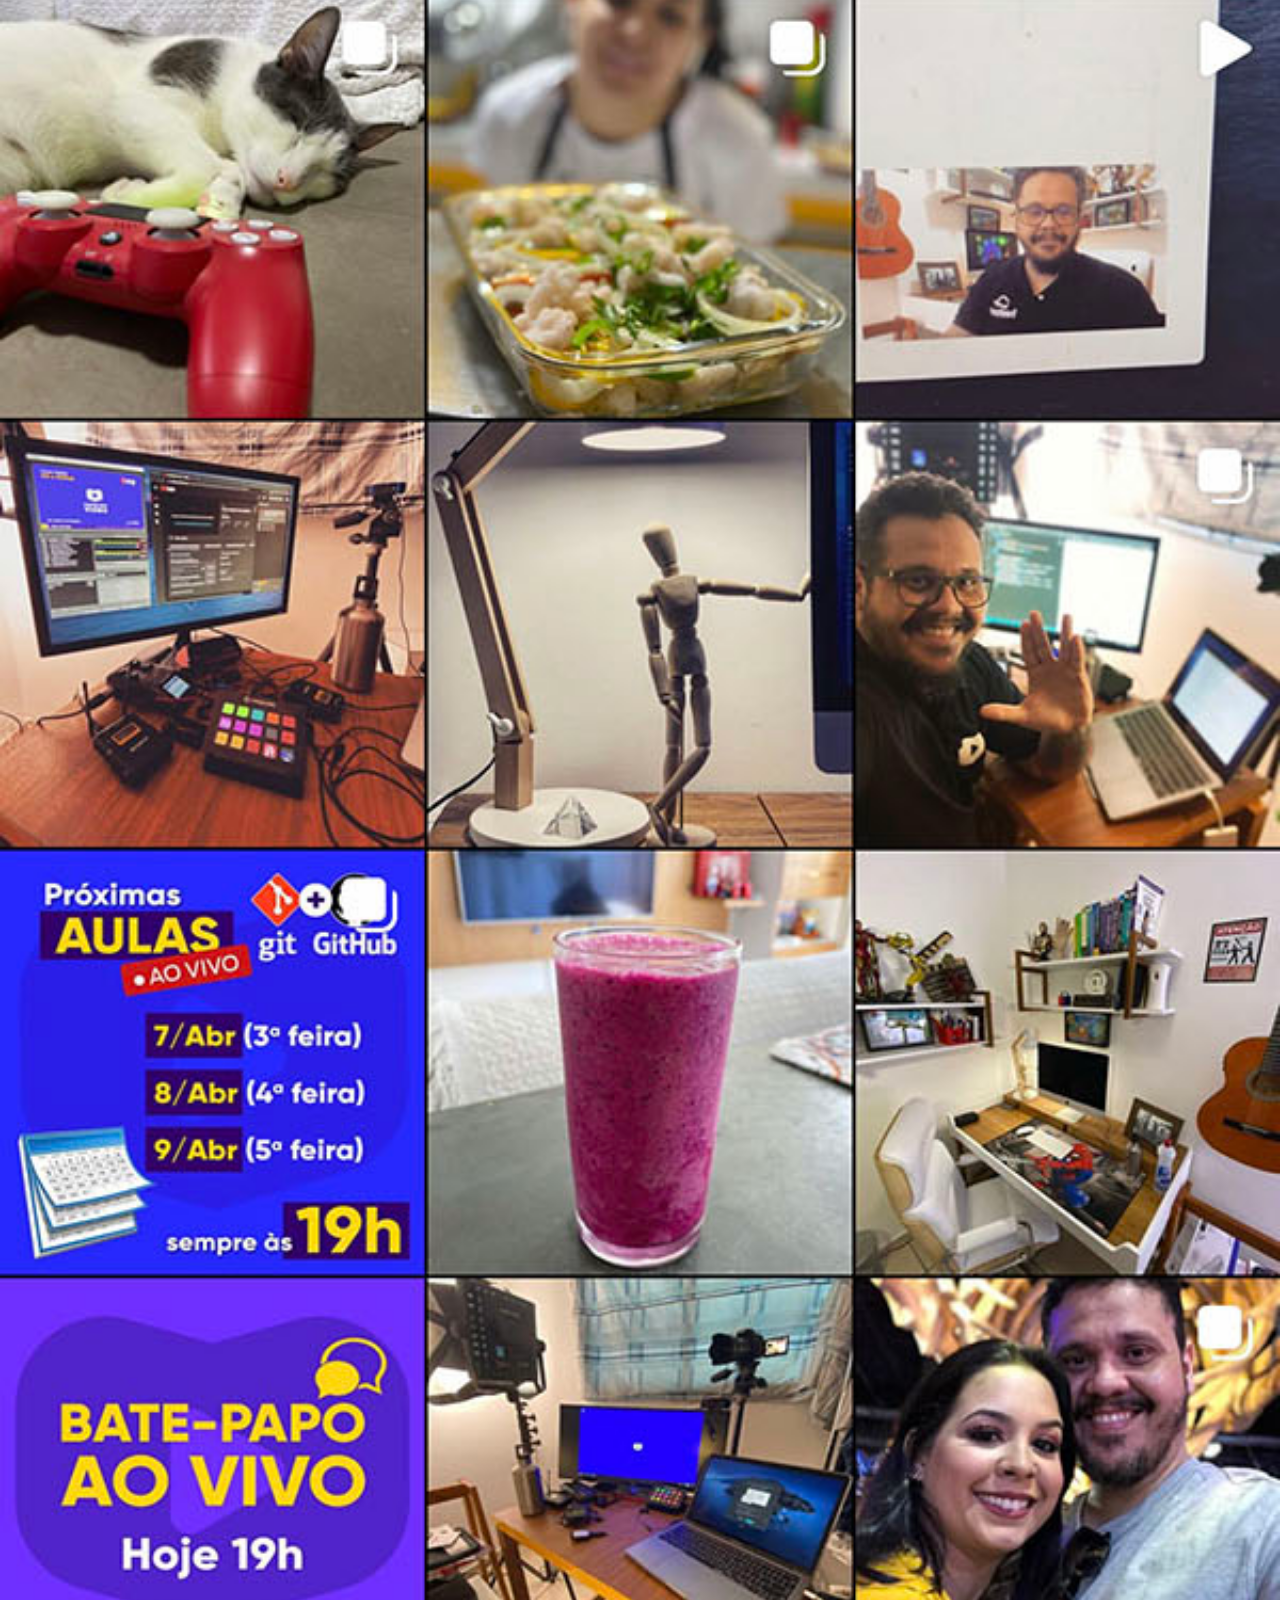
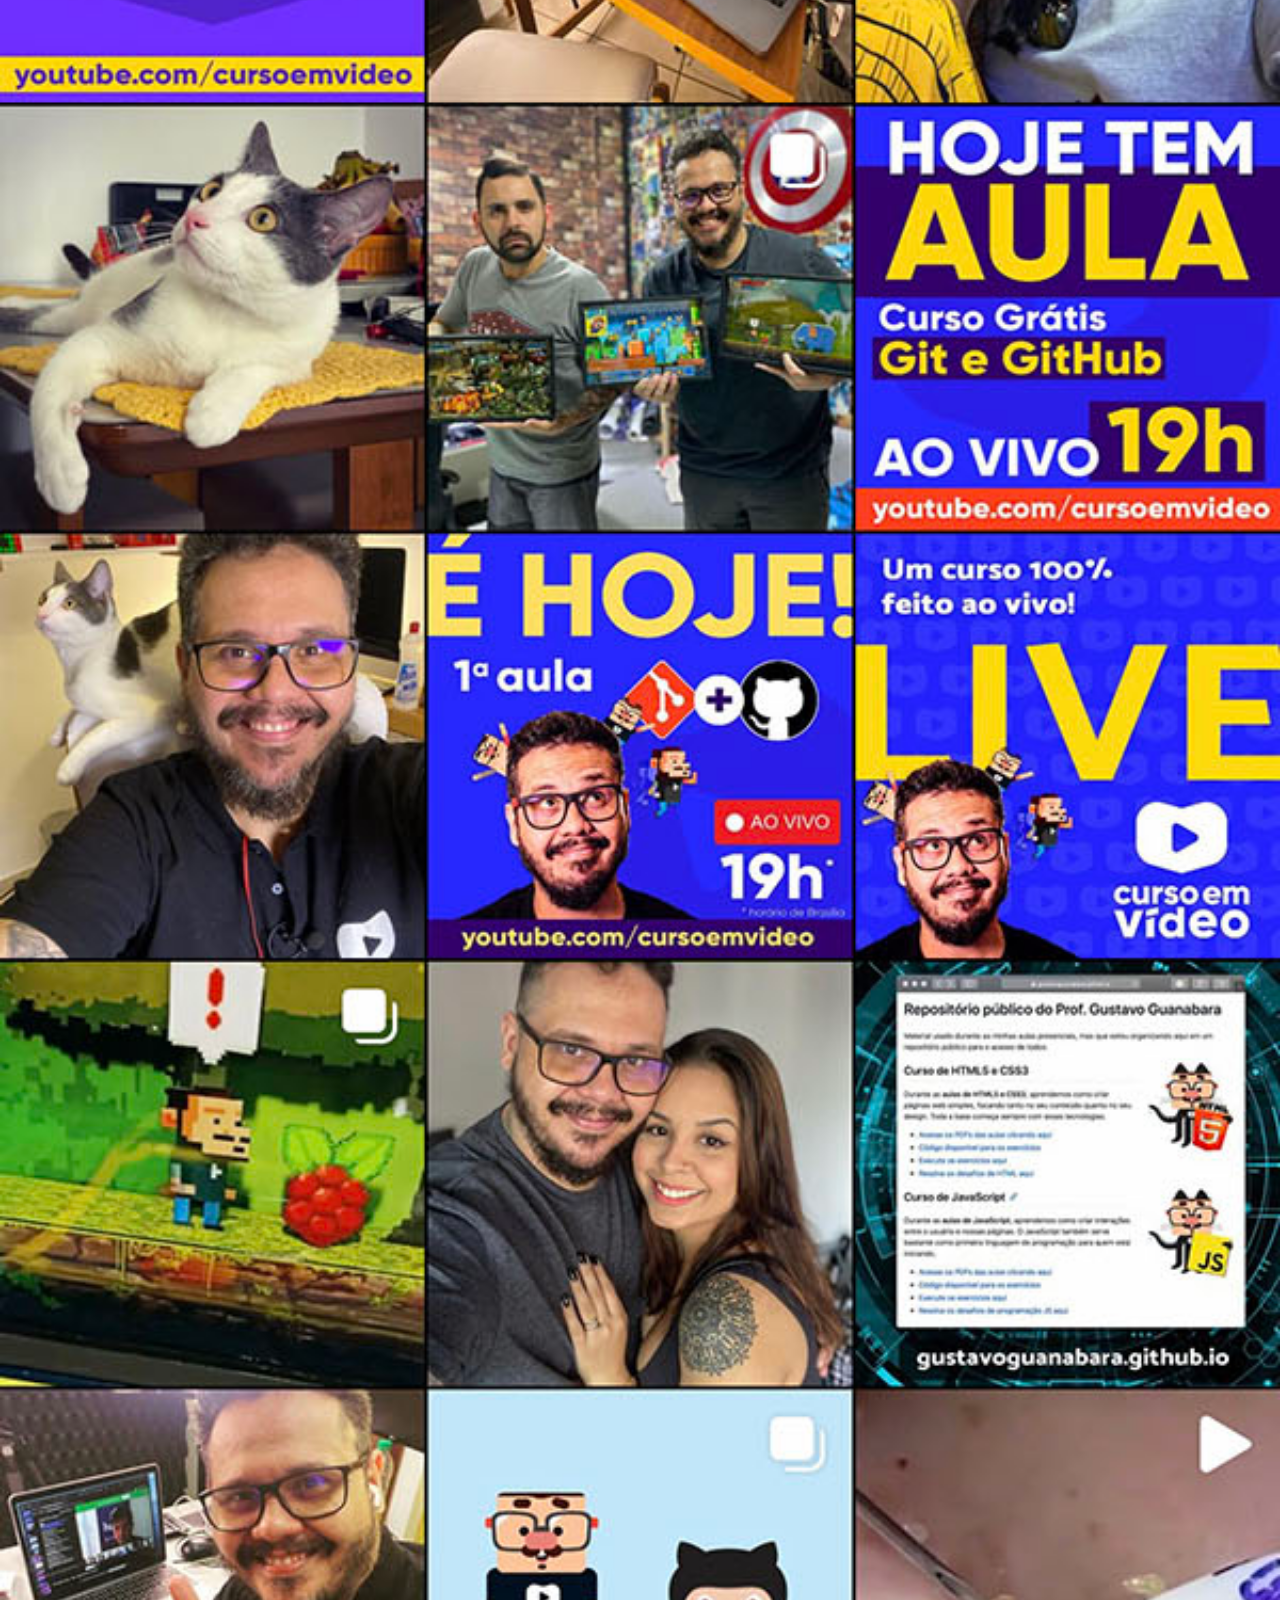
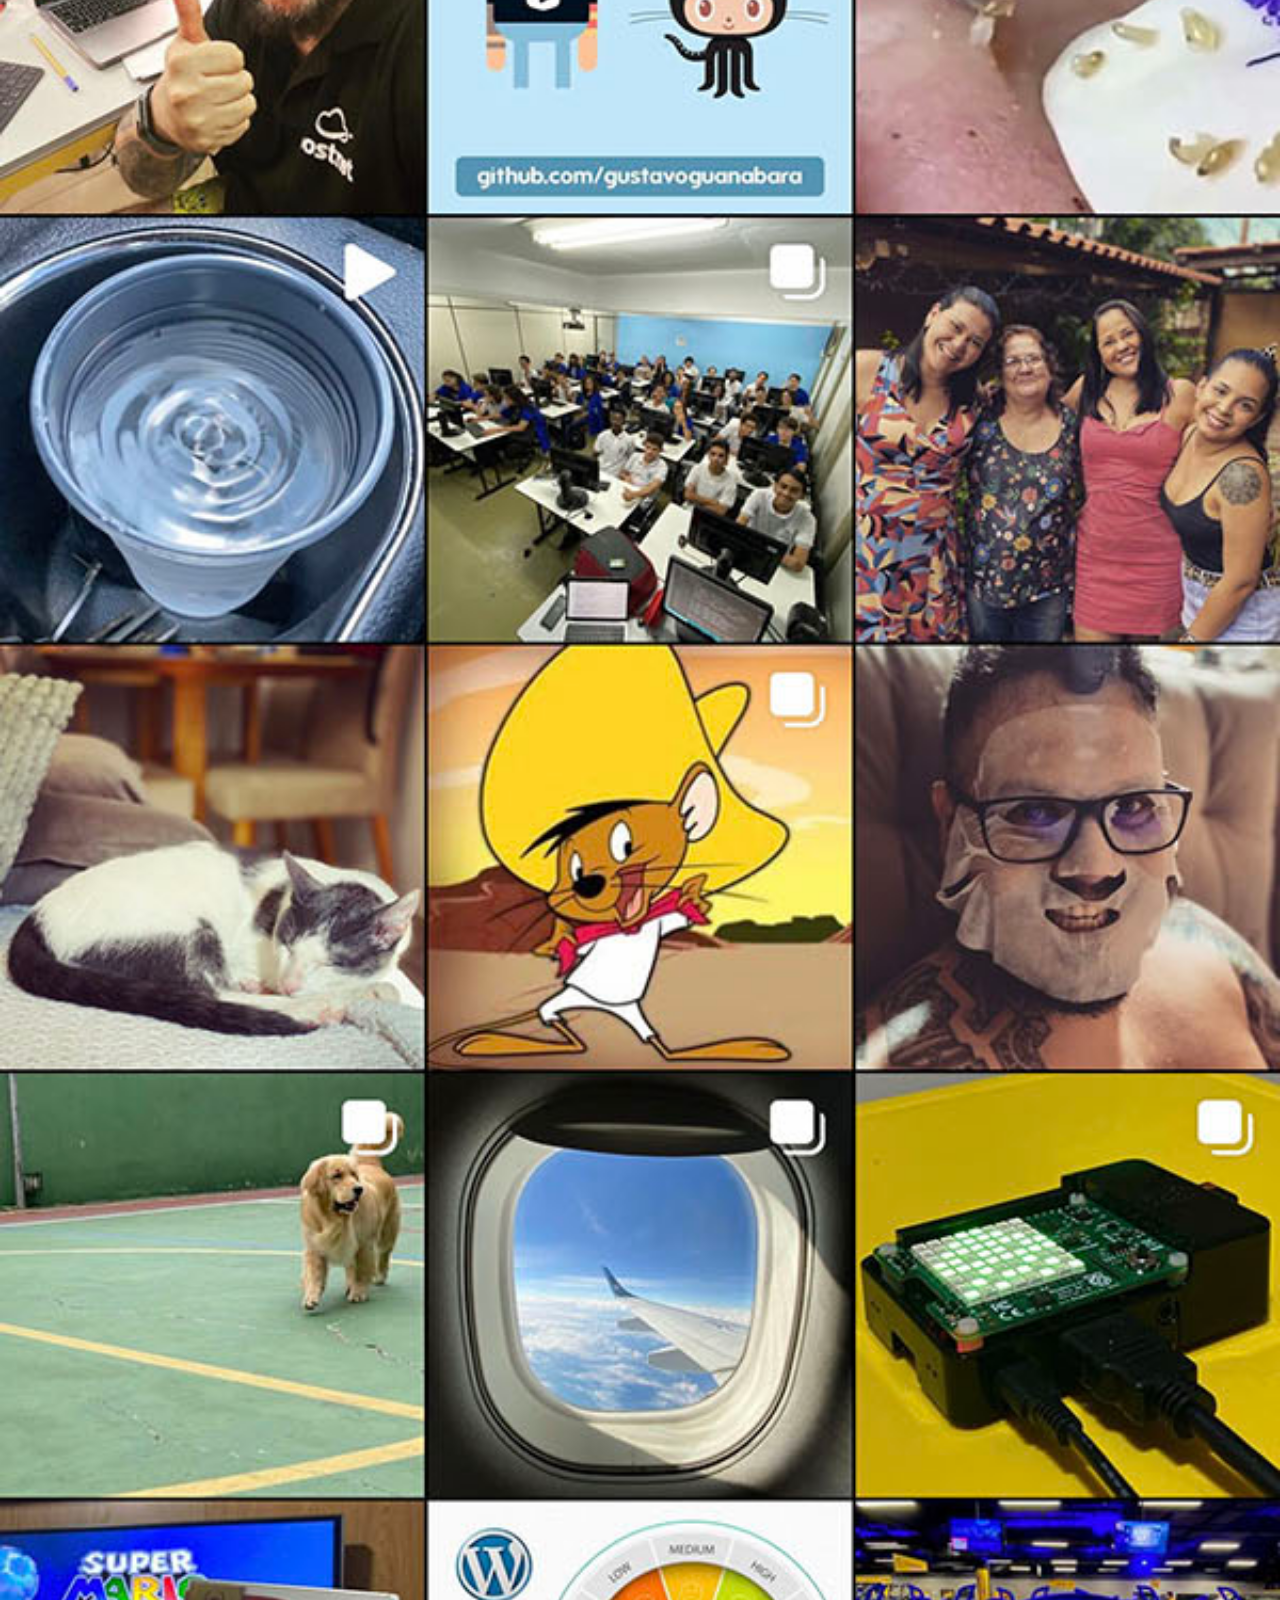
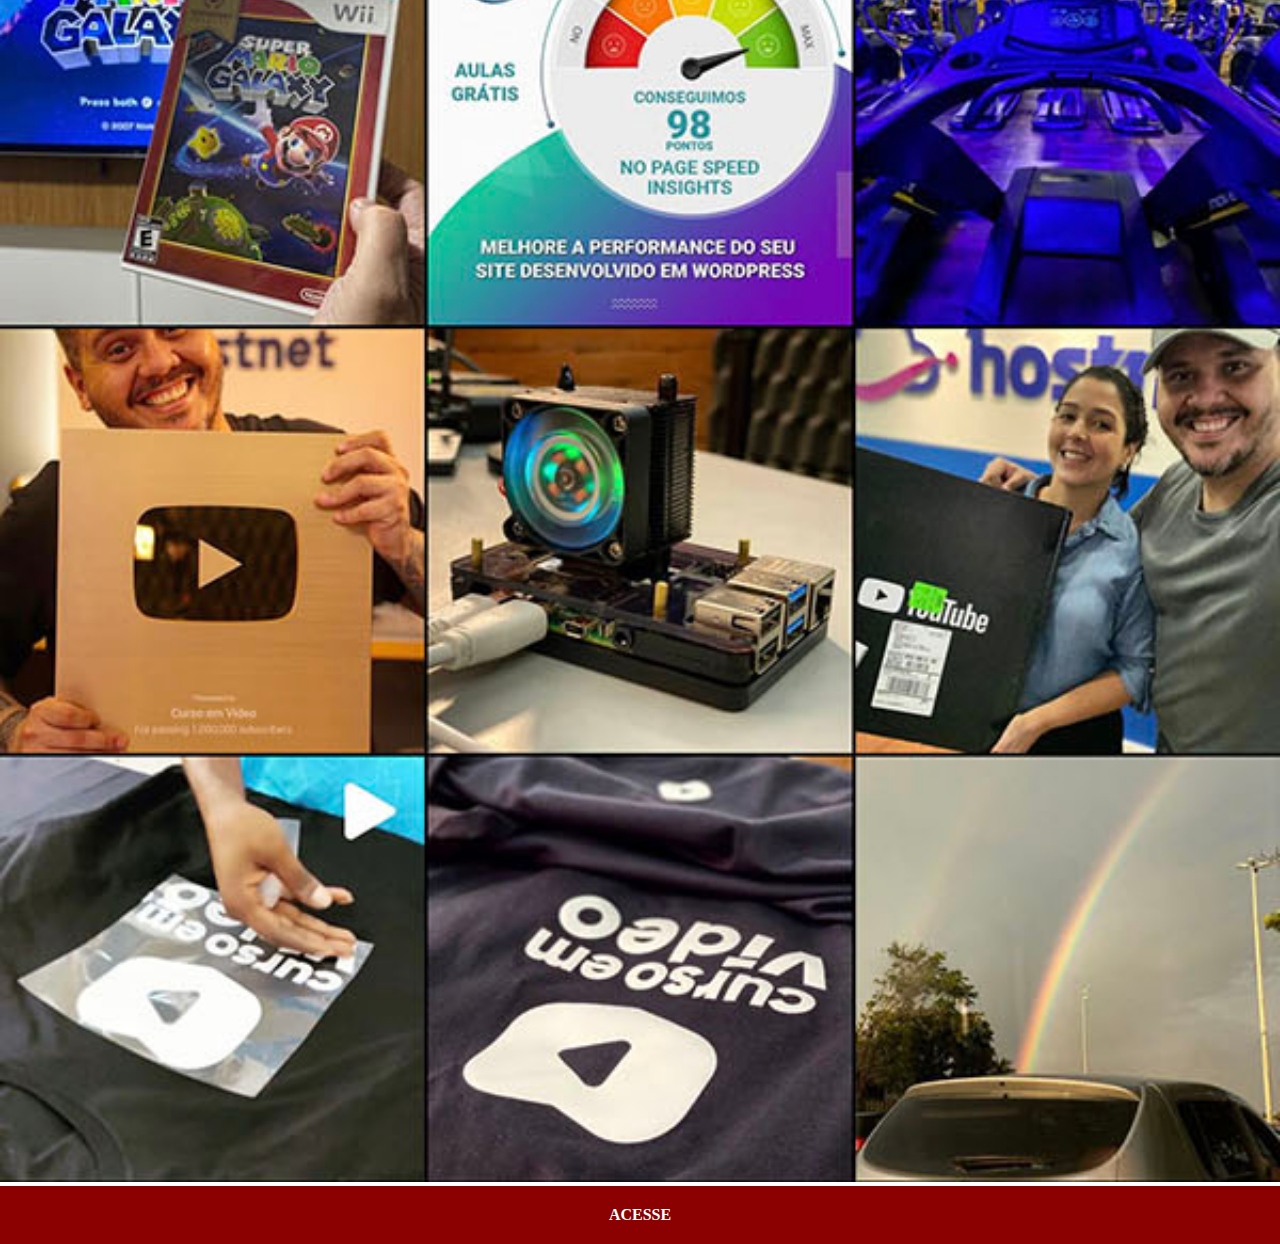
<file: instagram.html>
<!DOCTYPE html>
<html lang="pt-br">
<head>
    <meta charset="UTF-8">
    <meta name="viewport" content="width=device-width, initial-scale=1.0">
    <title>Instagram</title>
    <link rel="stylesheet" href="estilos/social.css">
</head>
<body>
    <img src="imagens/tela-instagram.jpg" alt="Instagram">
    <a href="https://www.instagram.com/gustavoguanabara/" target="_blank">ACESSE</a>
</body>
</html>
</file>
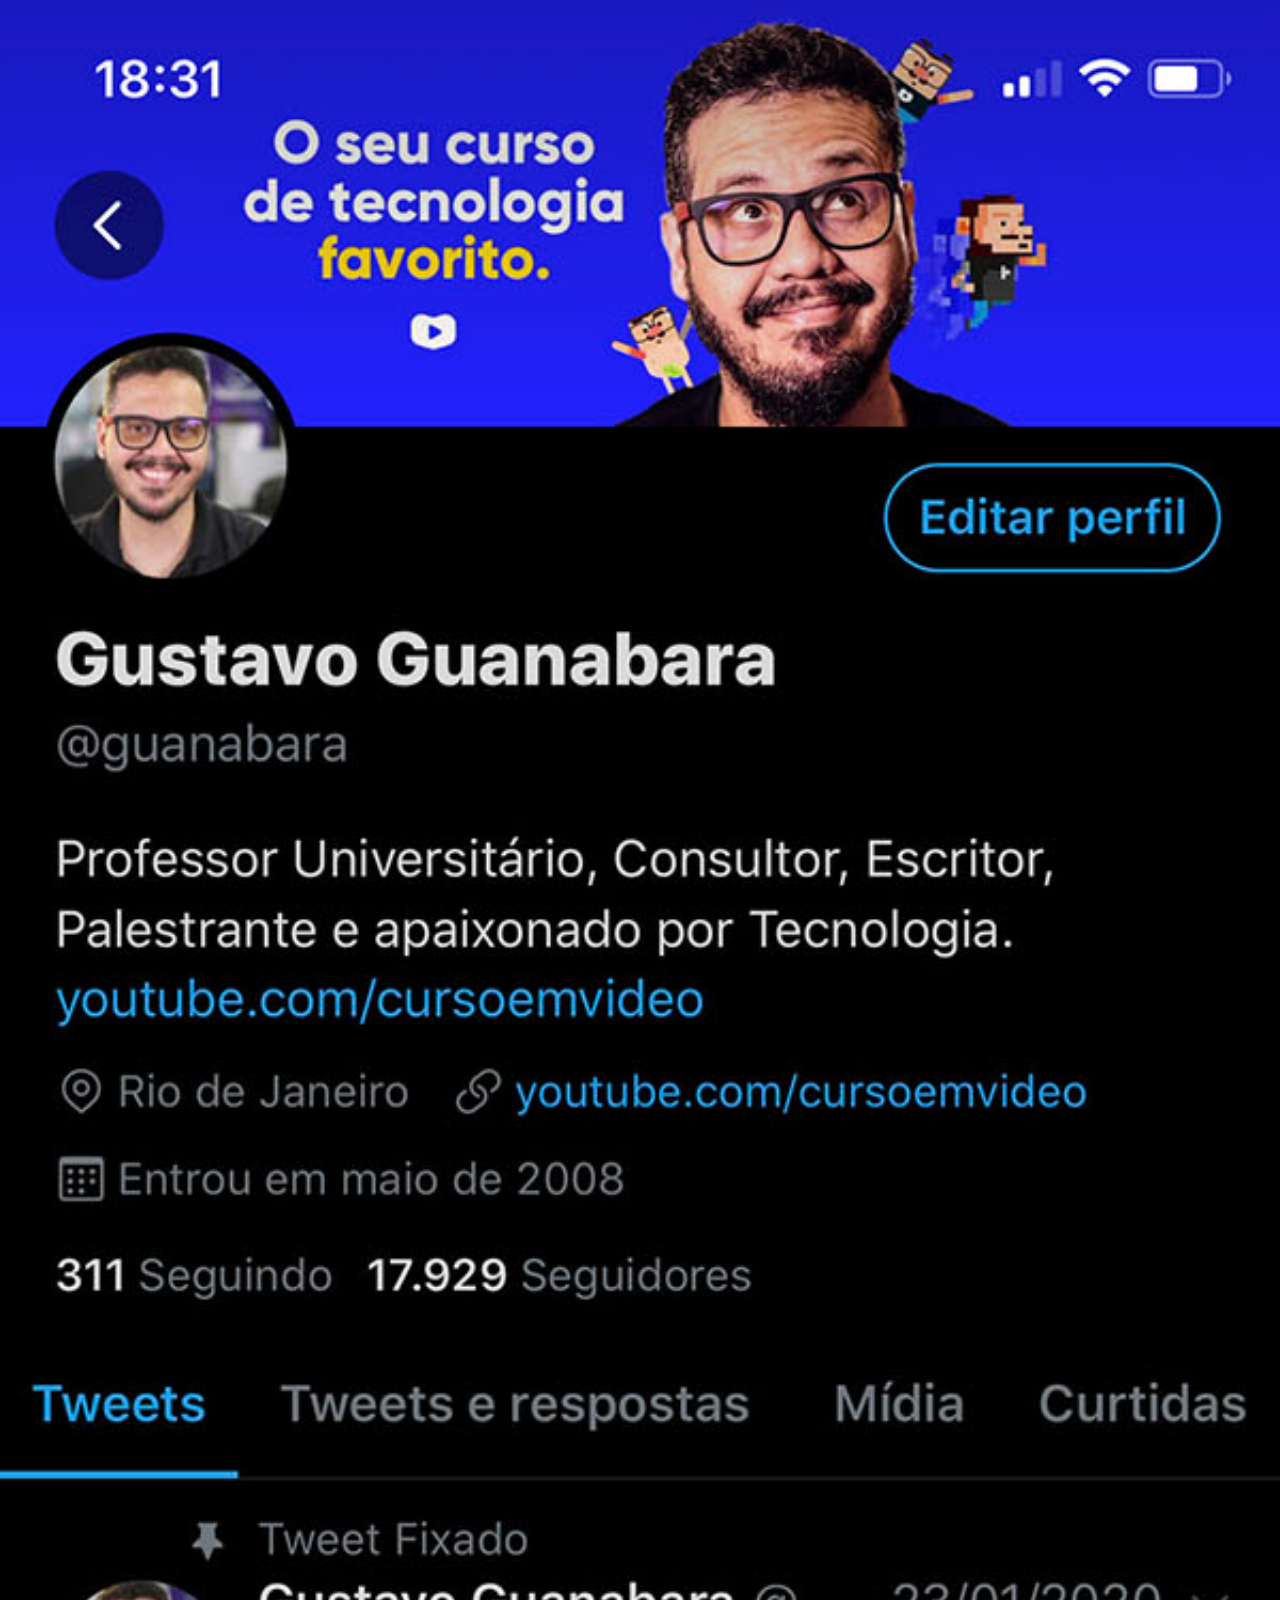
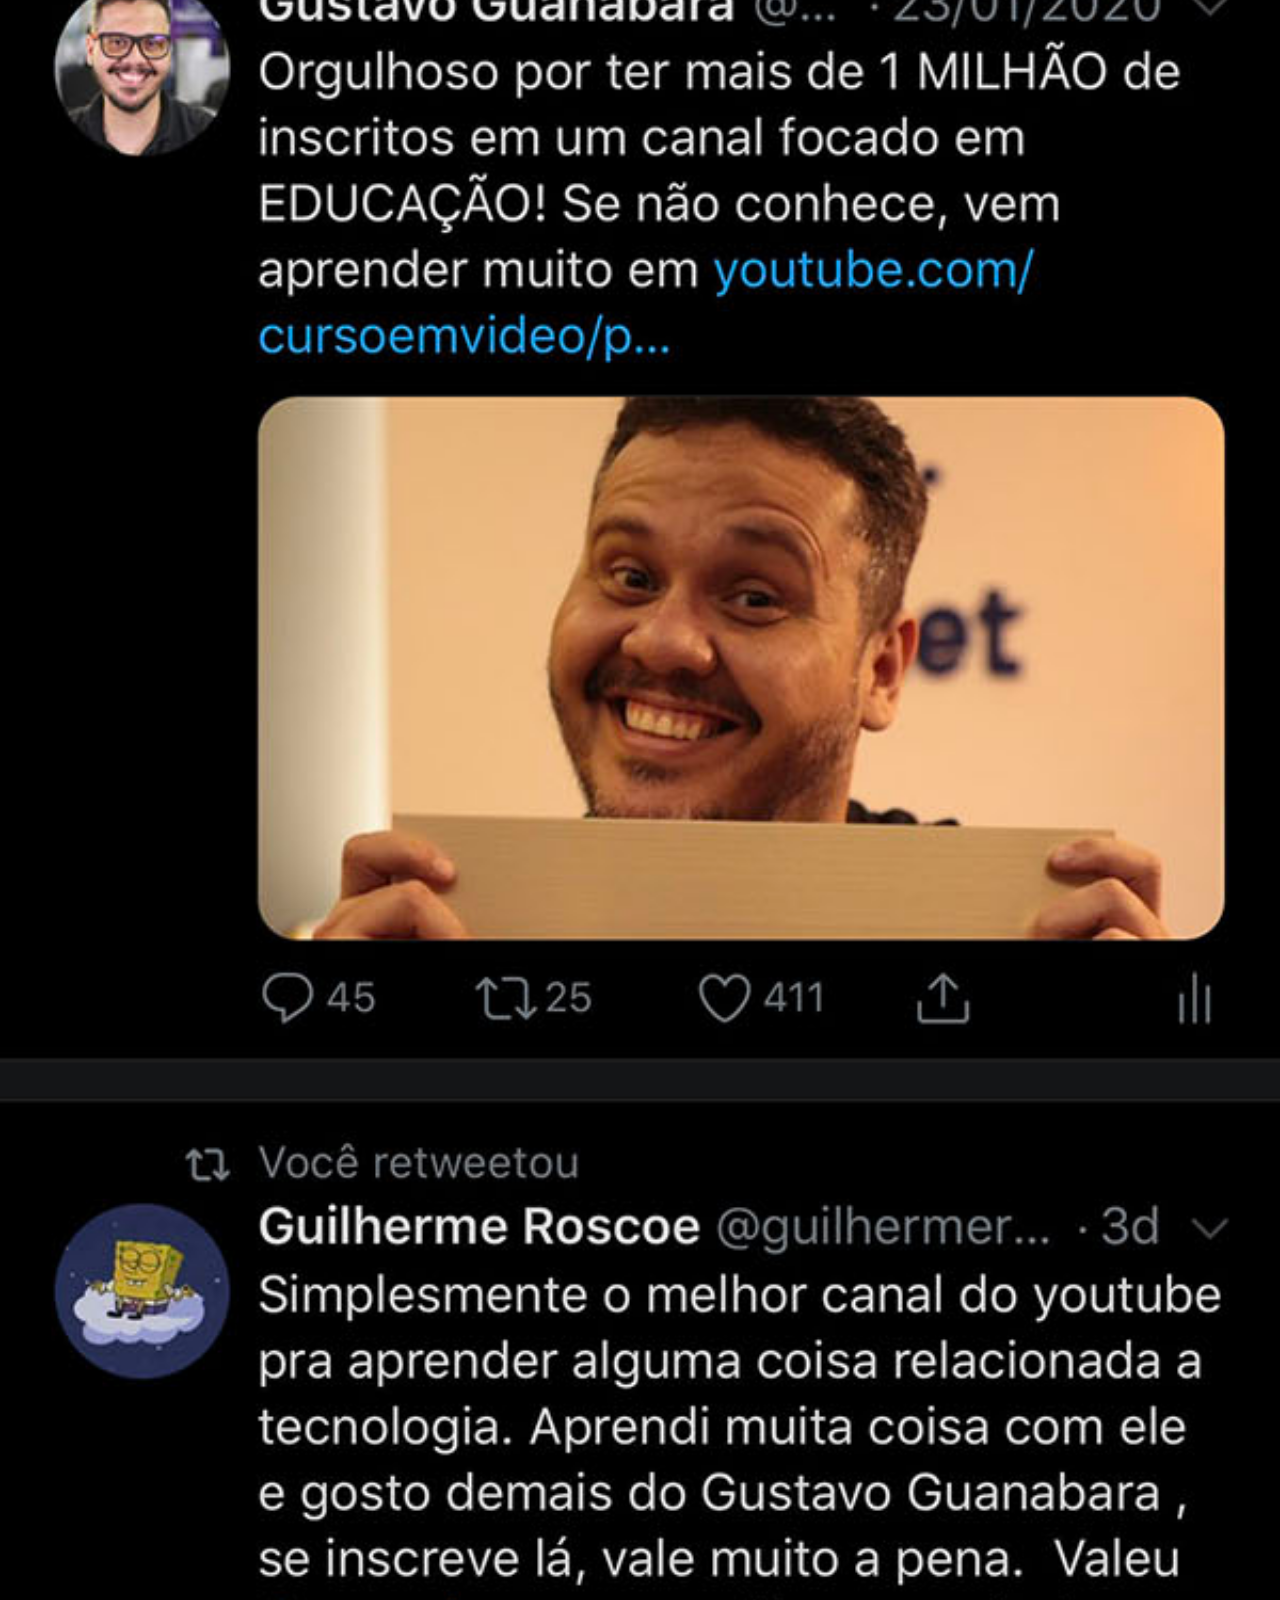
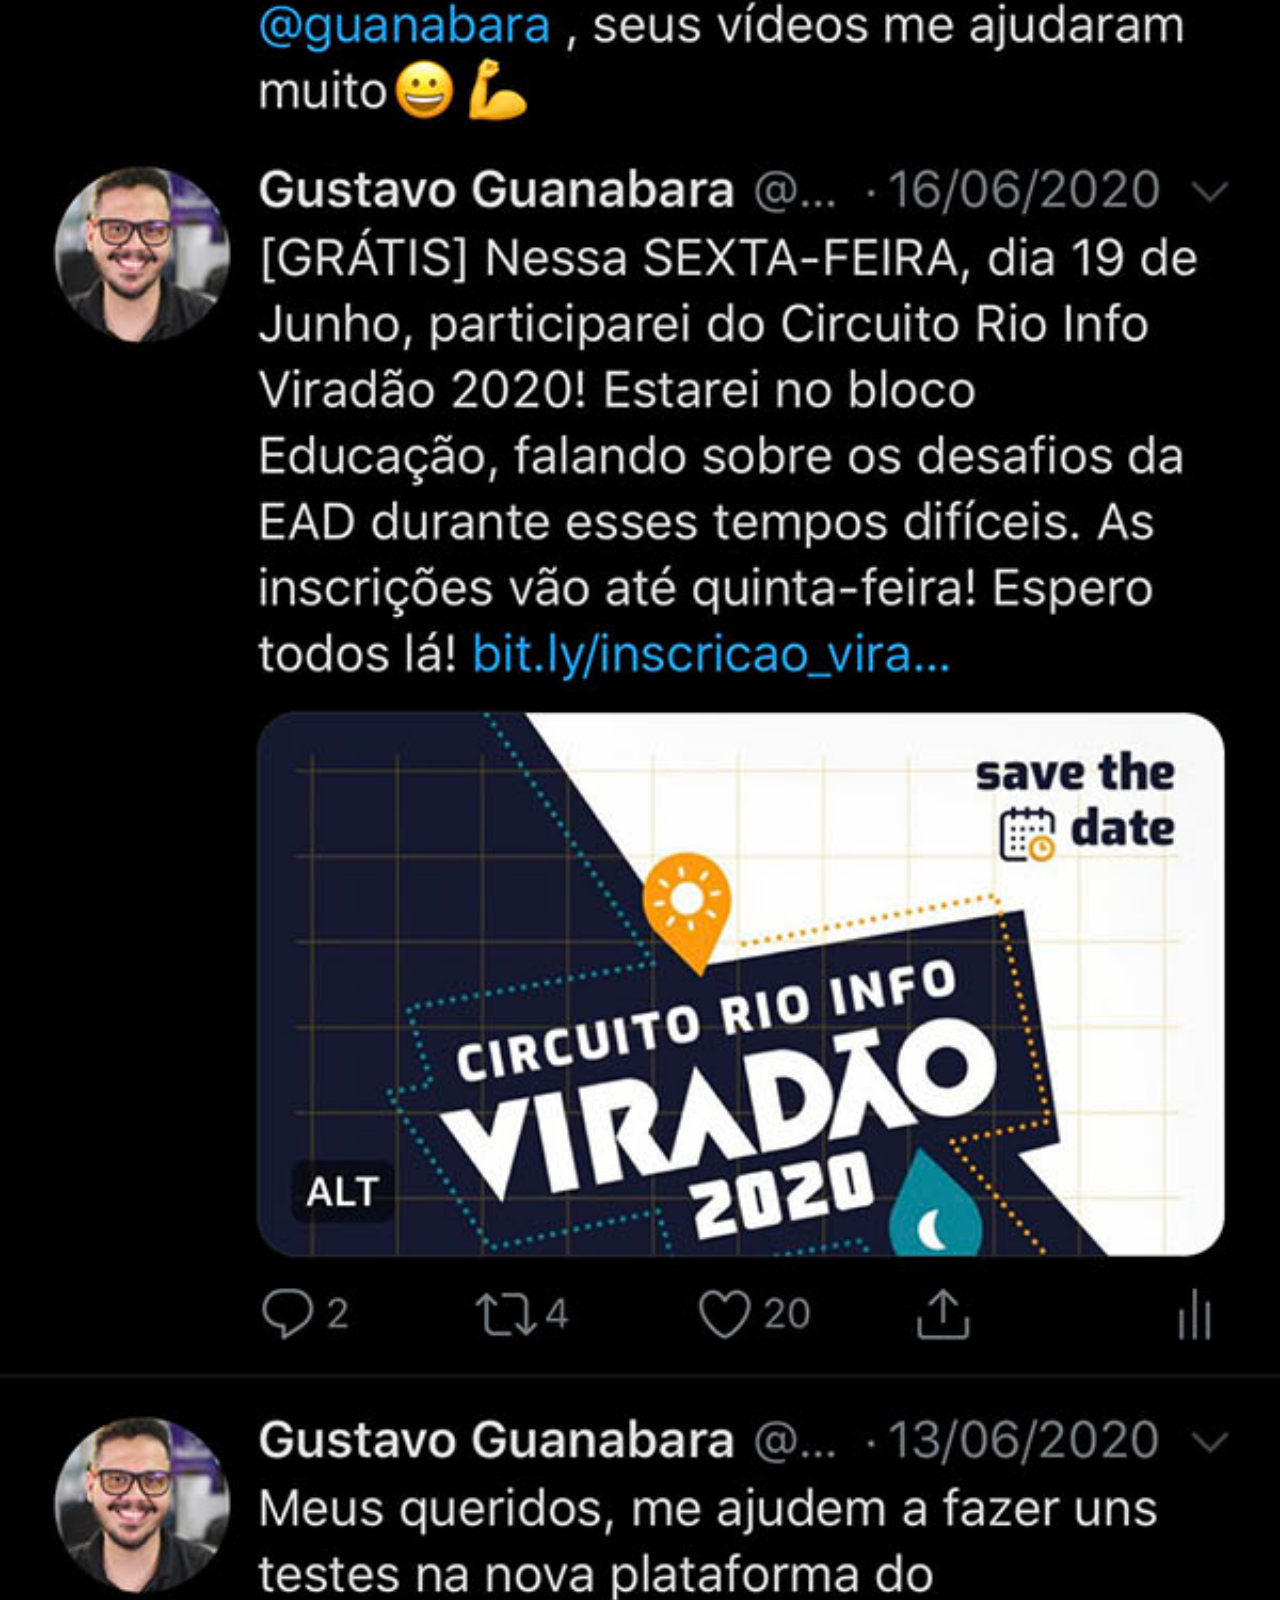
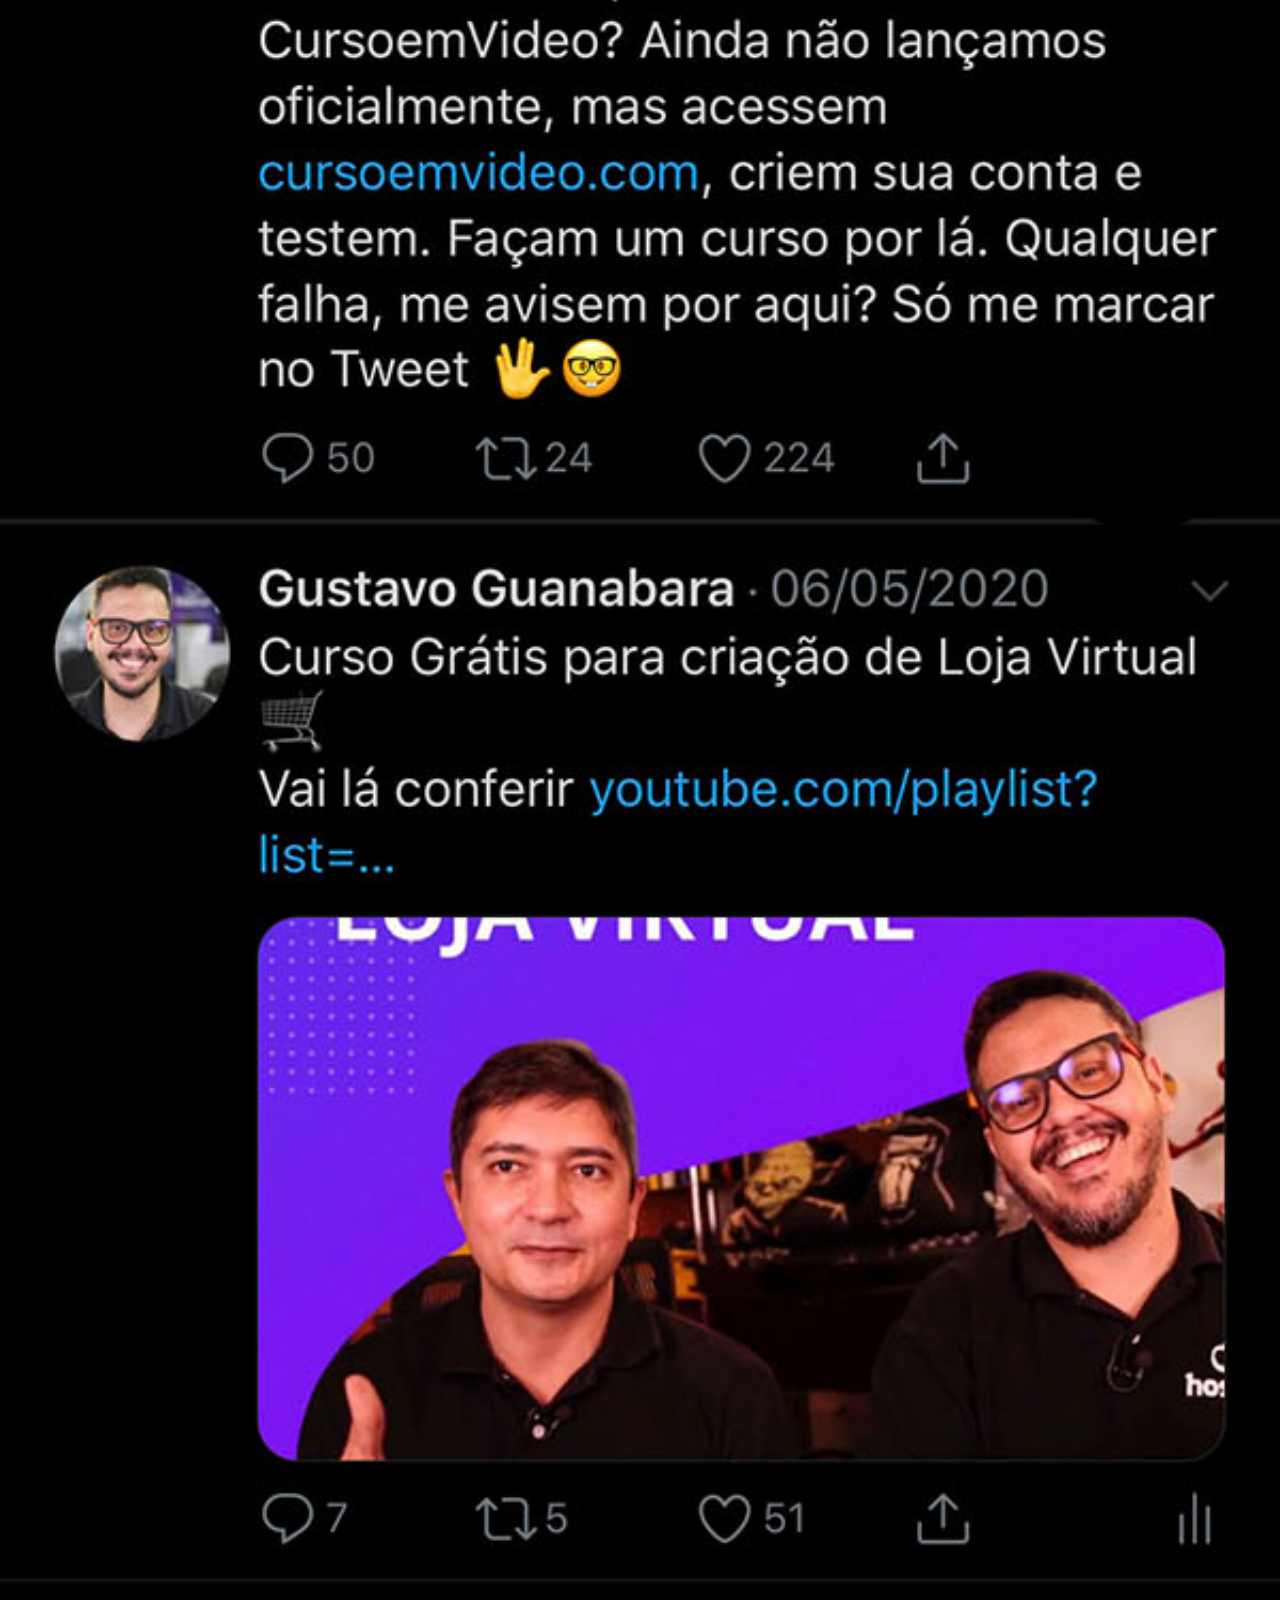
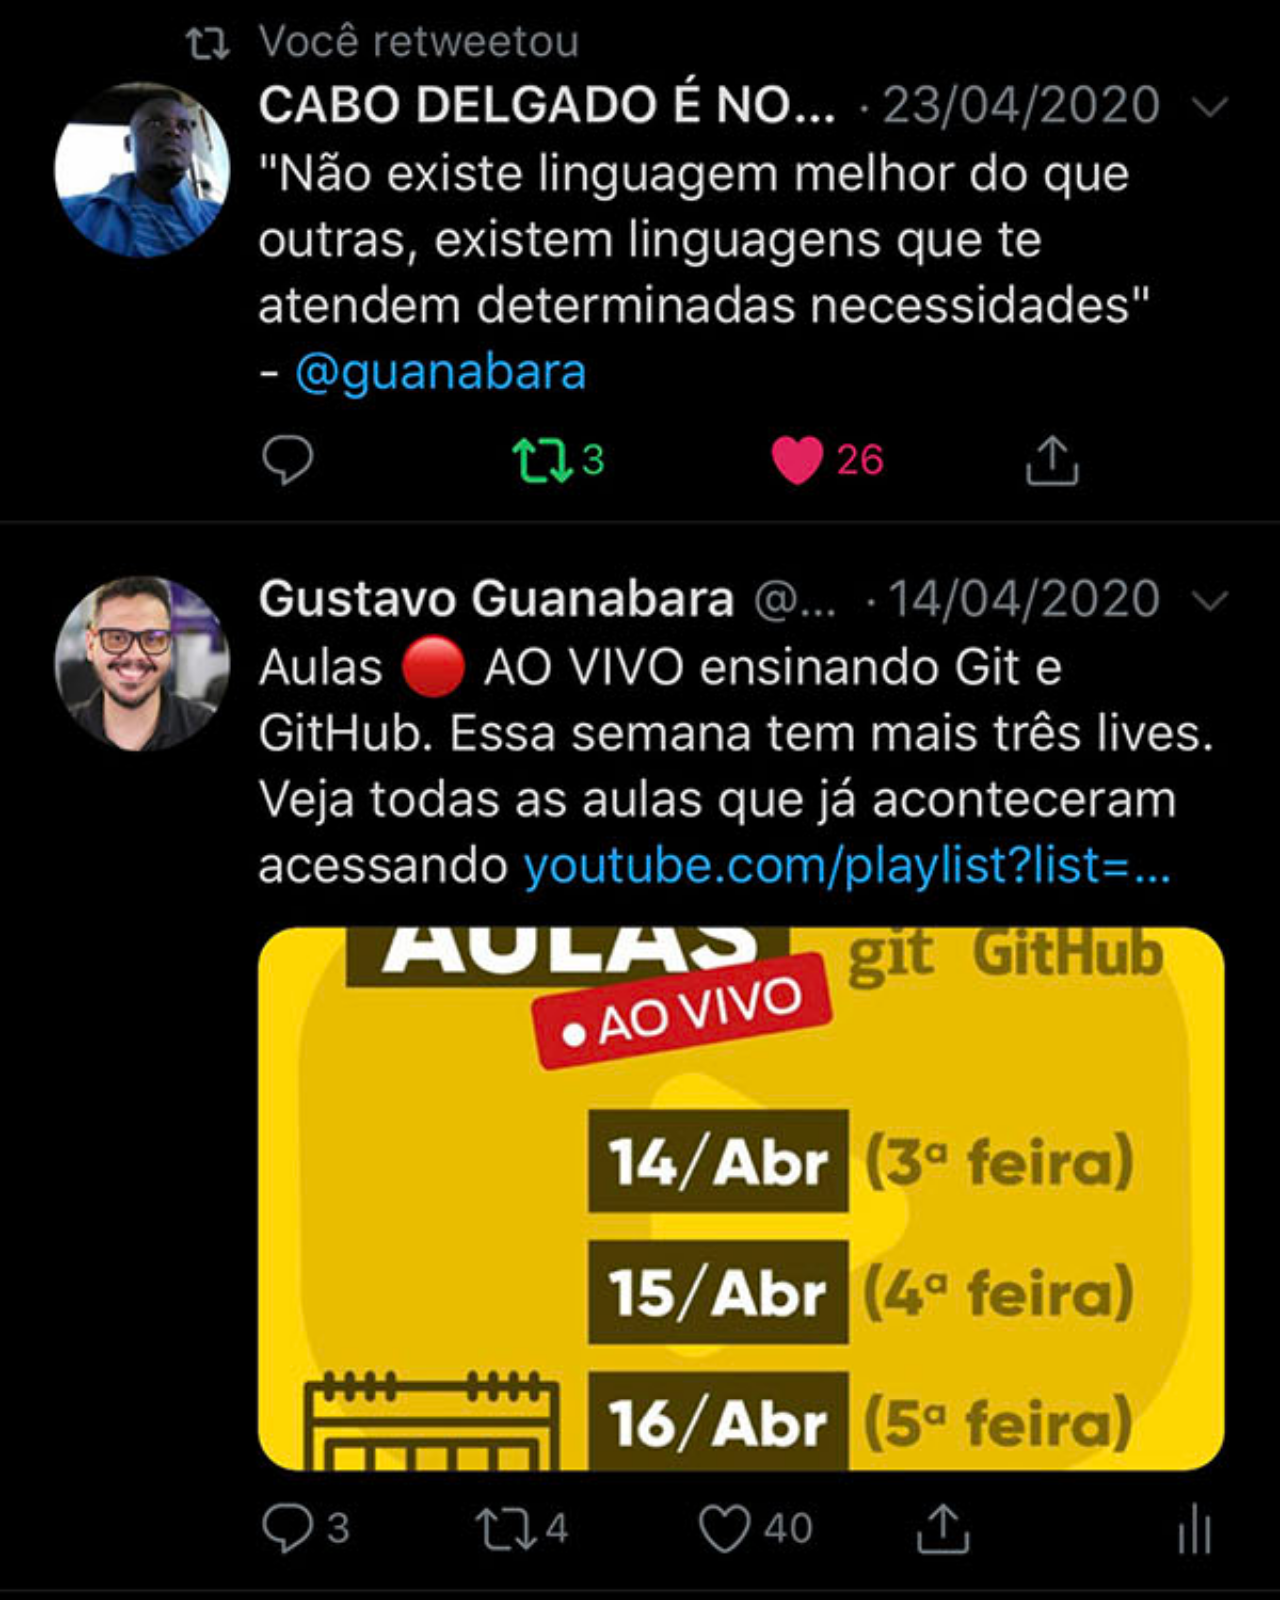
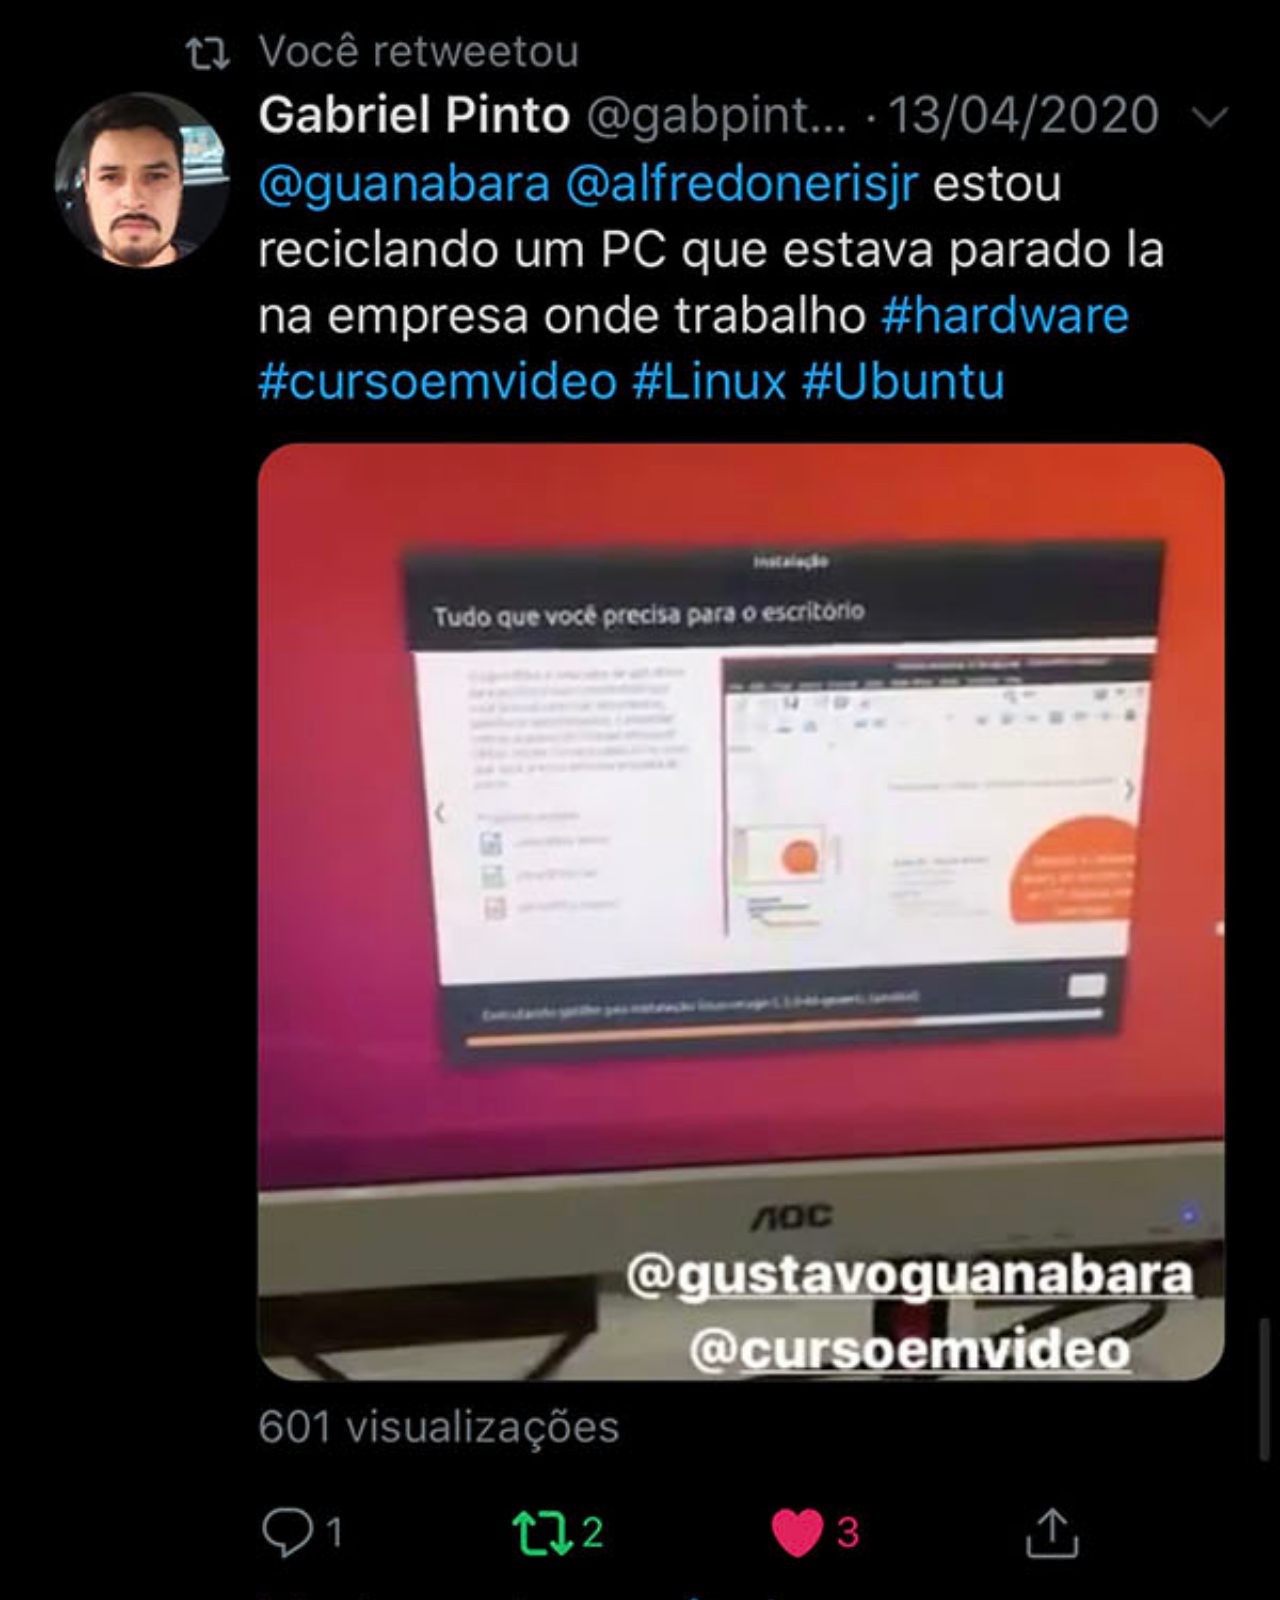
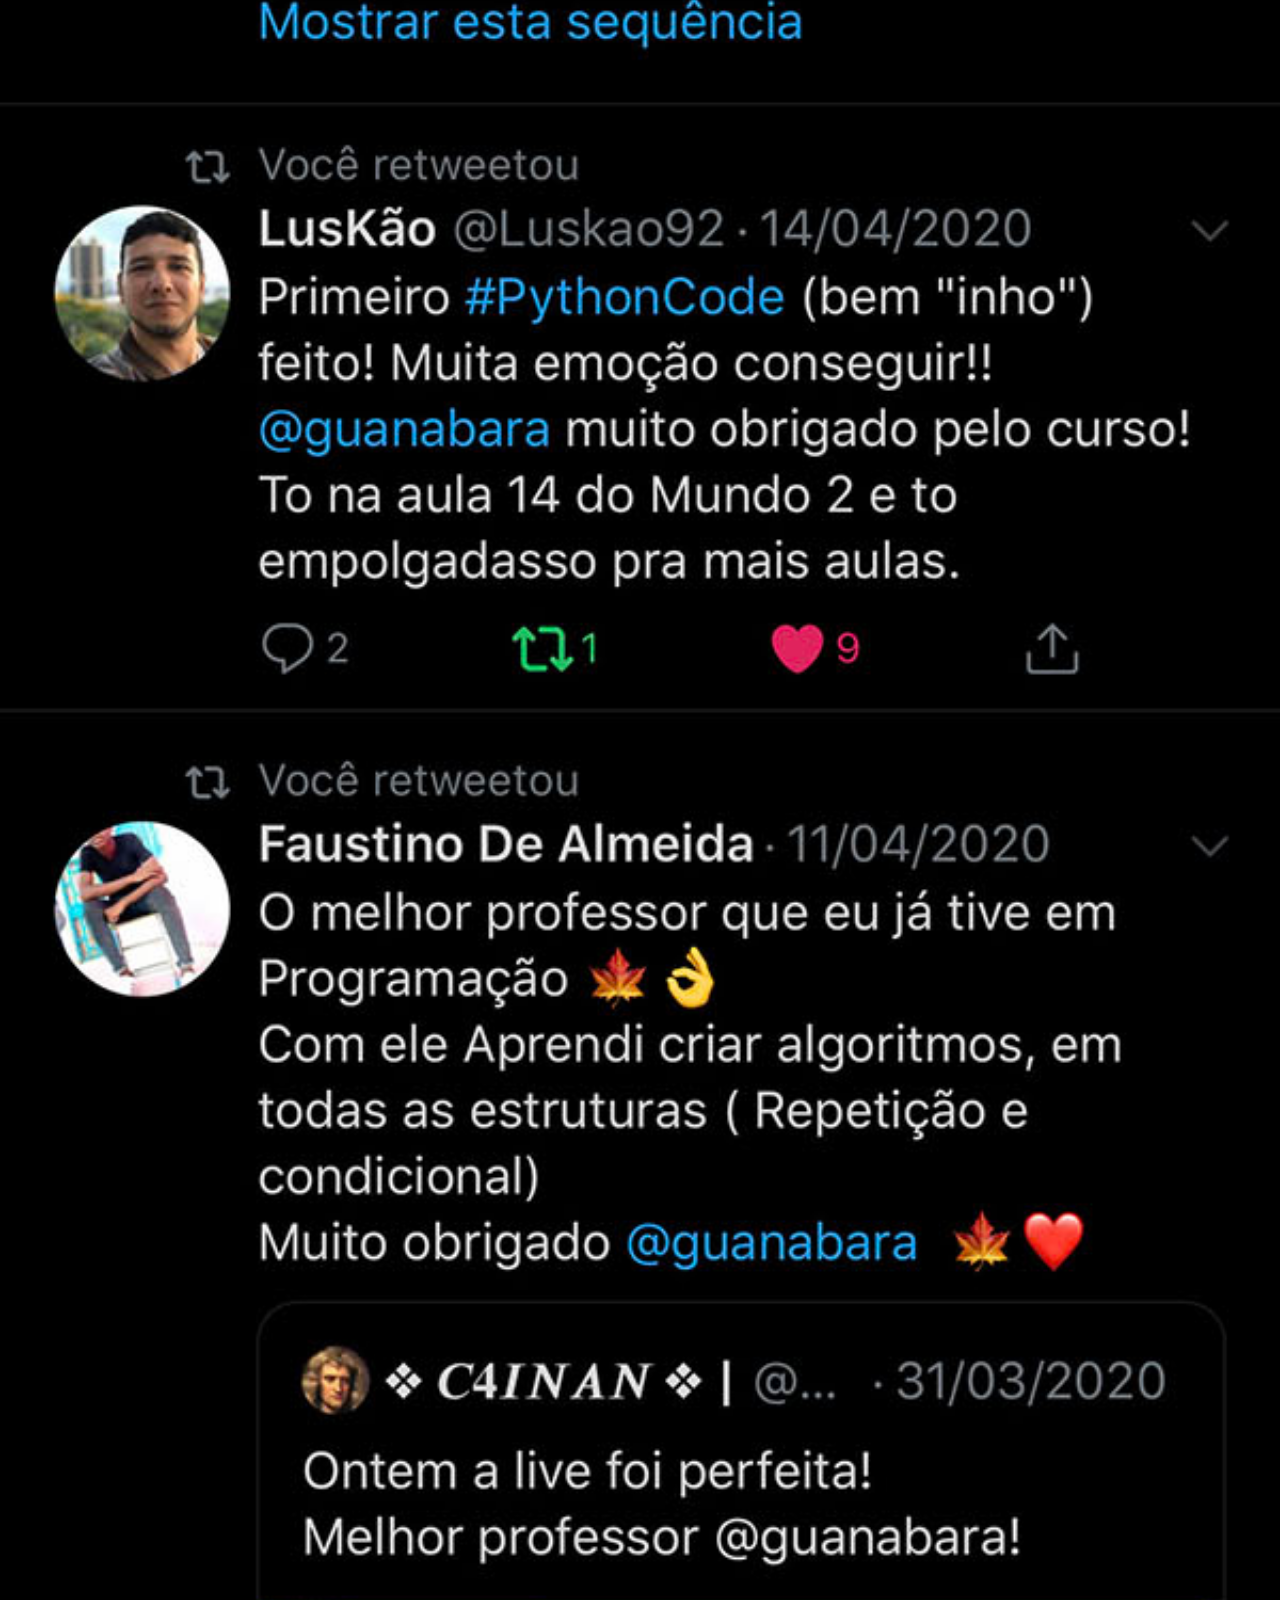
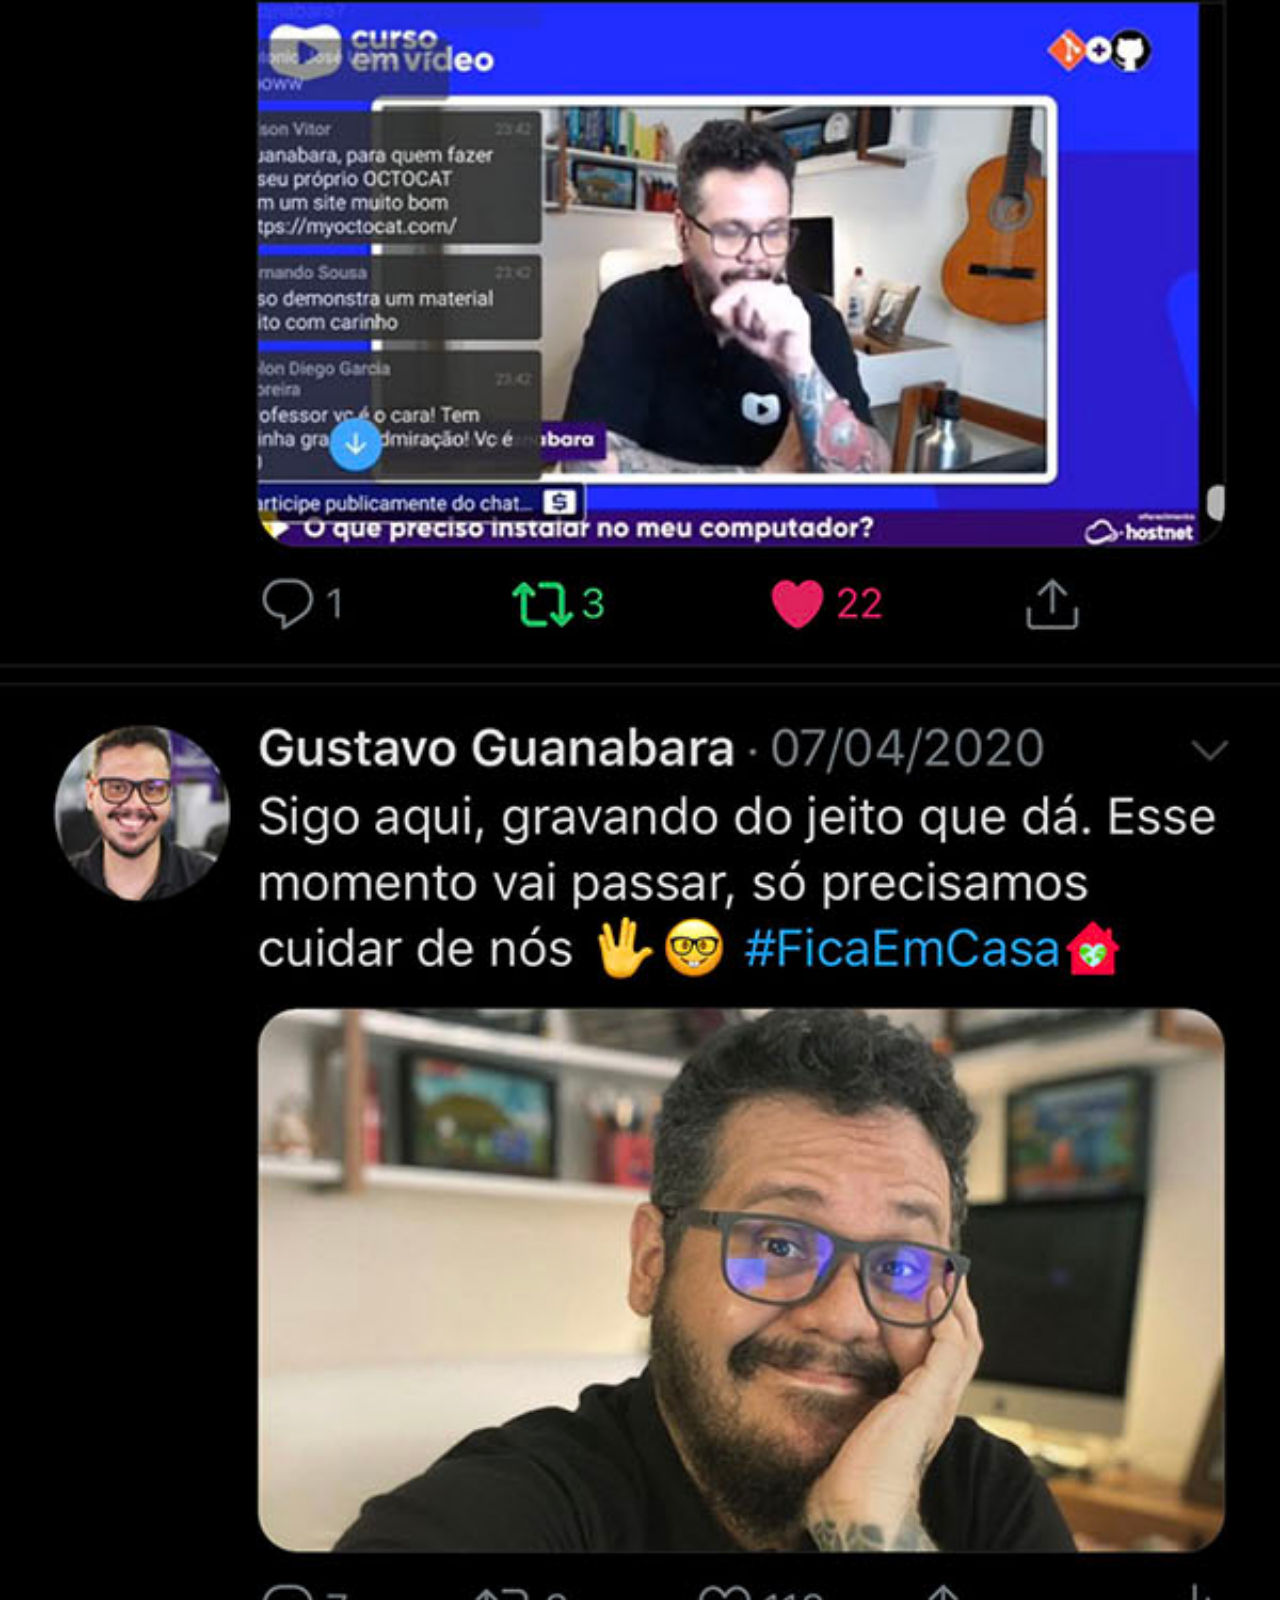
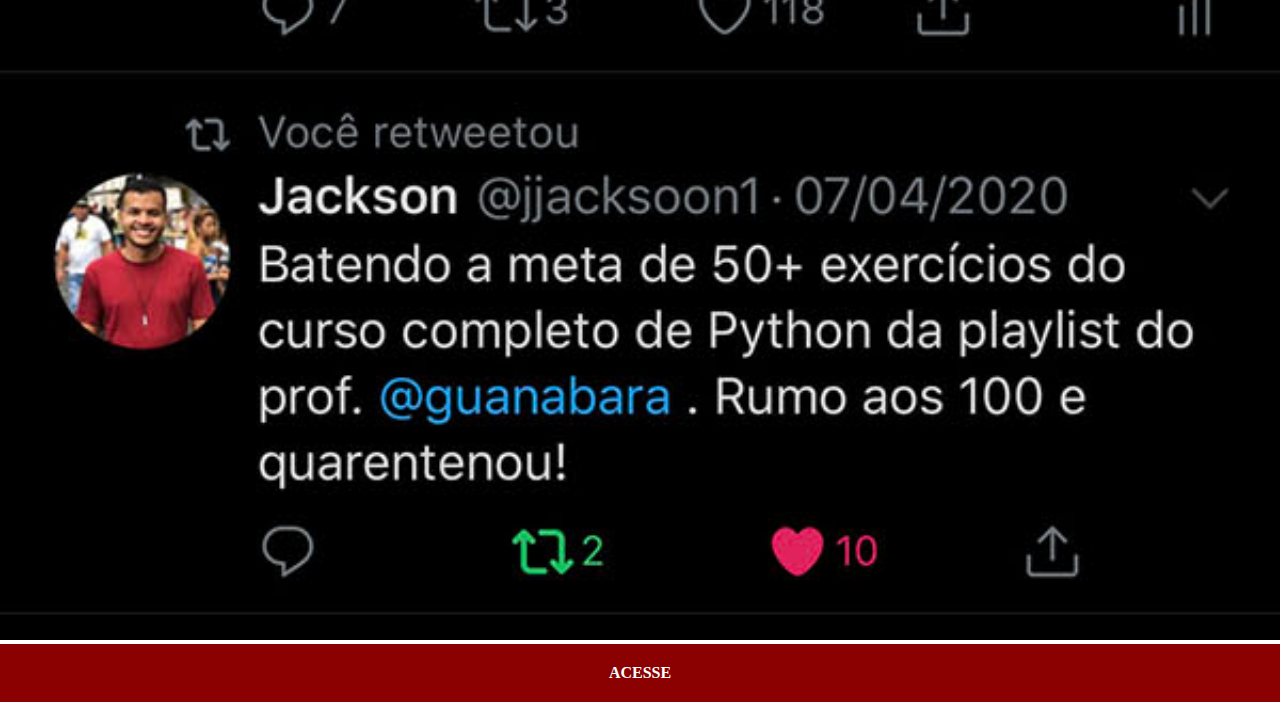
<file: twitter.html>
<!DOCTYPE html>
<html lang="pt-br">
<head>
    <meta charset="UTF-8">
    <meta name="viewport" content="width=device-width, initial-scale=1.0">
    <title>Twitter</title>
    <link rel="stylesheet" href="estilos/social.css">
</head>
<body>
    <img src="imagens/tela-twitter.jpg" alt="Twitter">
    <a href="https://twitter.com/guanabara?ref_src=twsrc%5Egoogle%7Ctwcamp%5Eserp%7Ctwgr%5Eauthor" target="_blank">ACESSE</a>
</body>
</html>
</file>
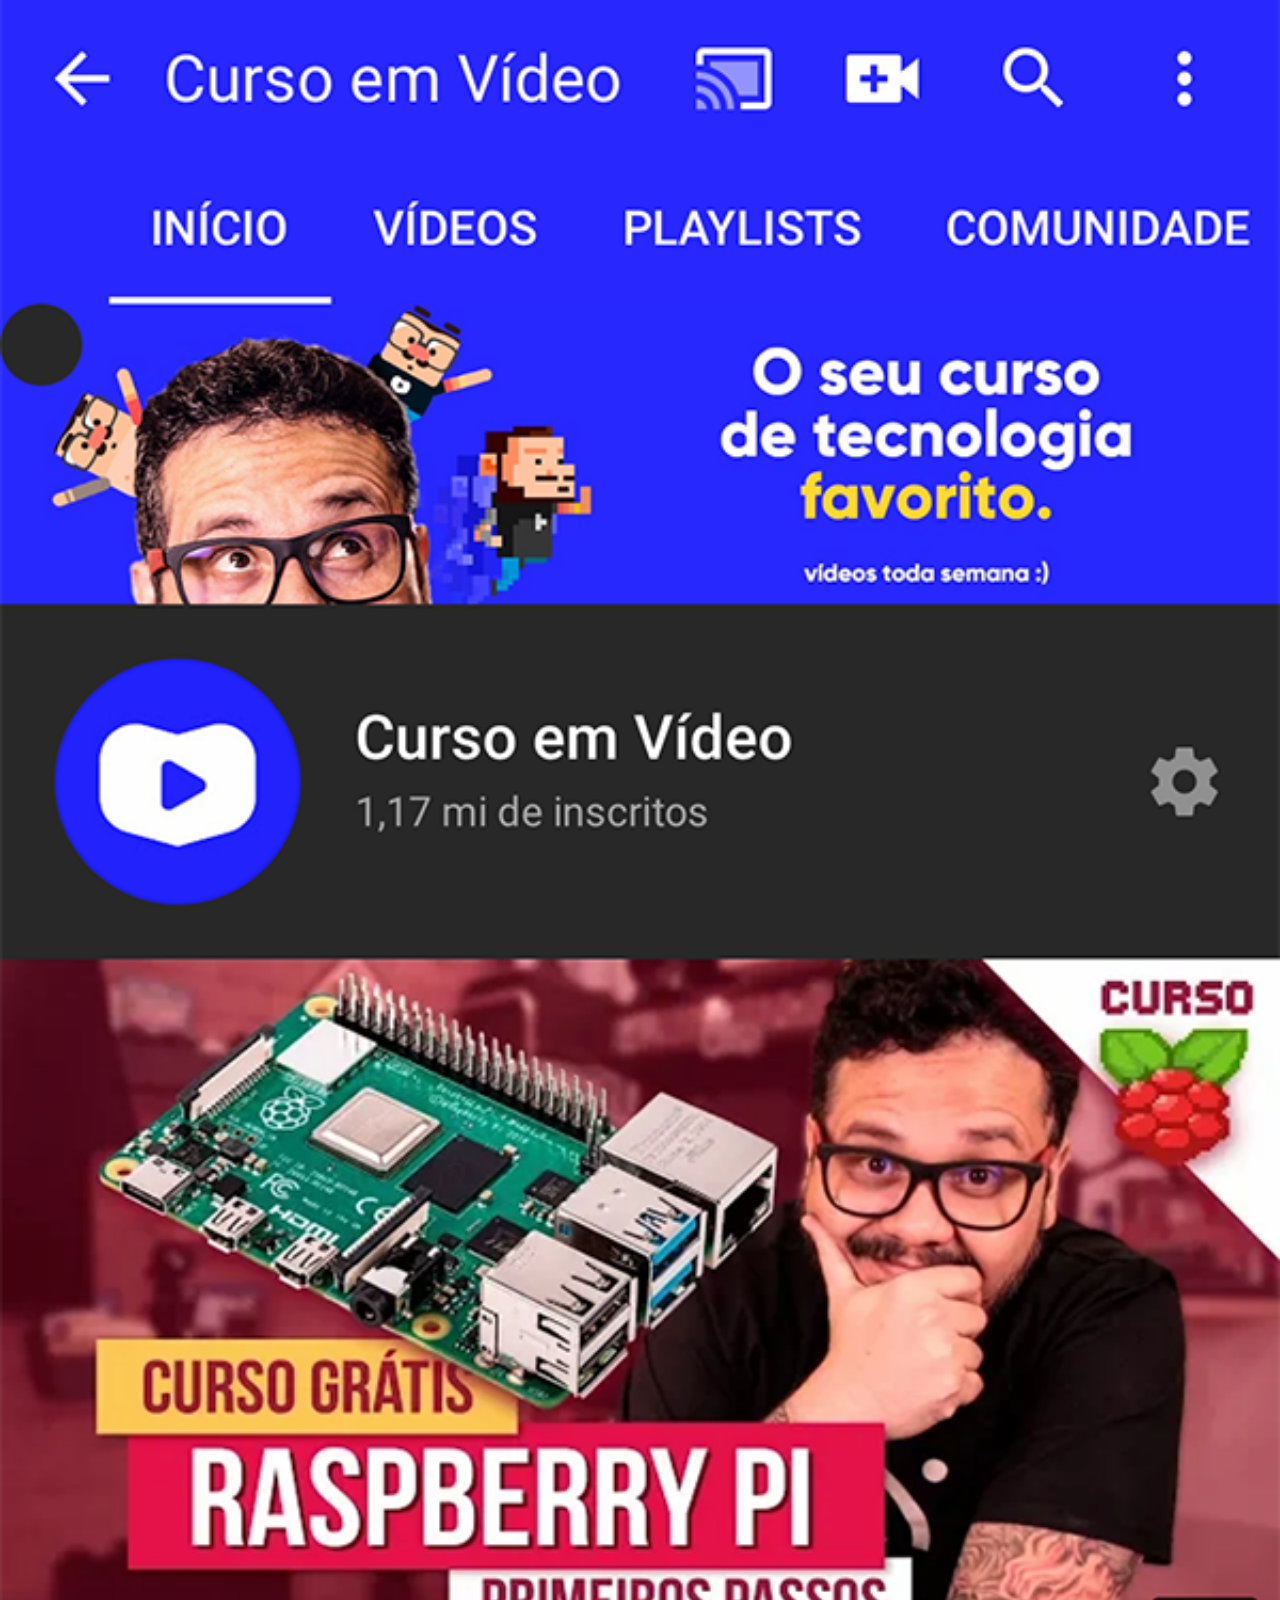
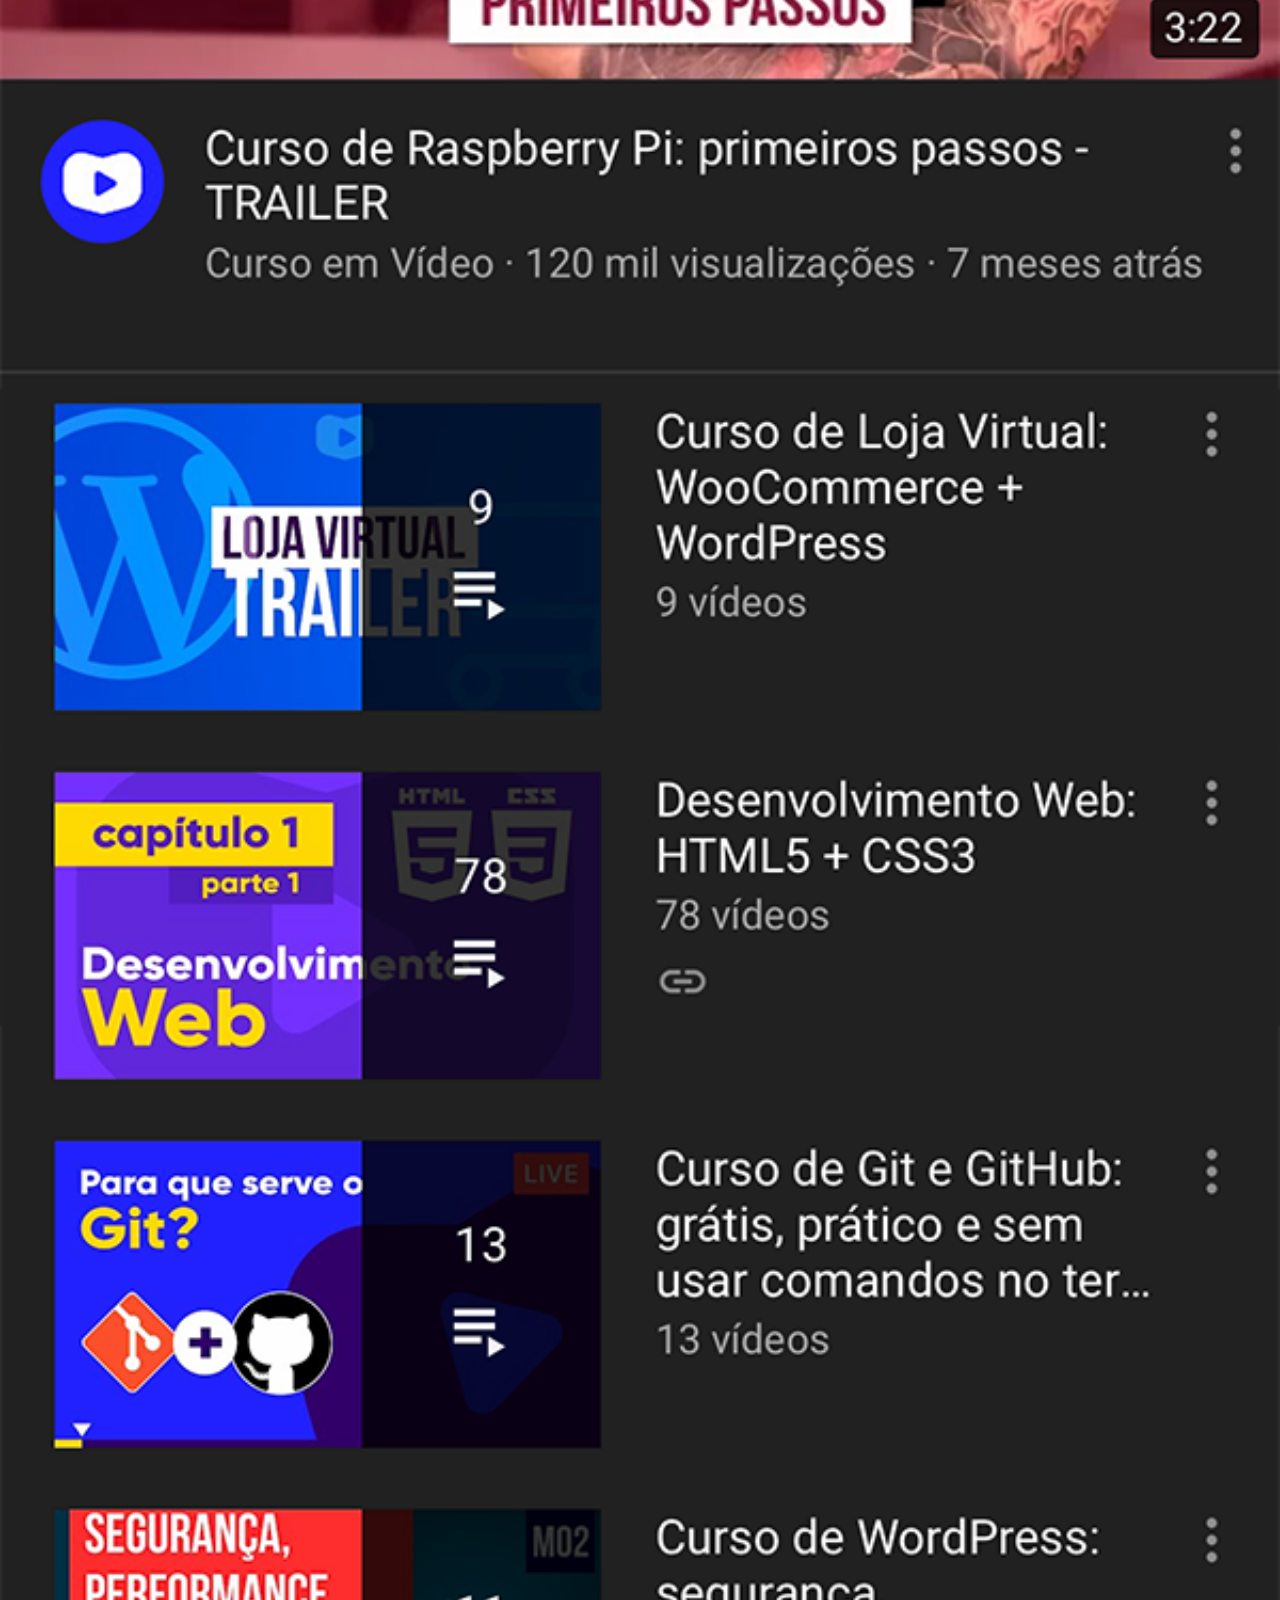
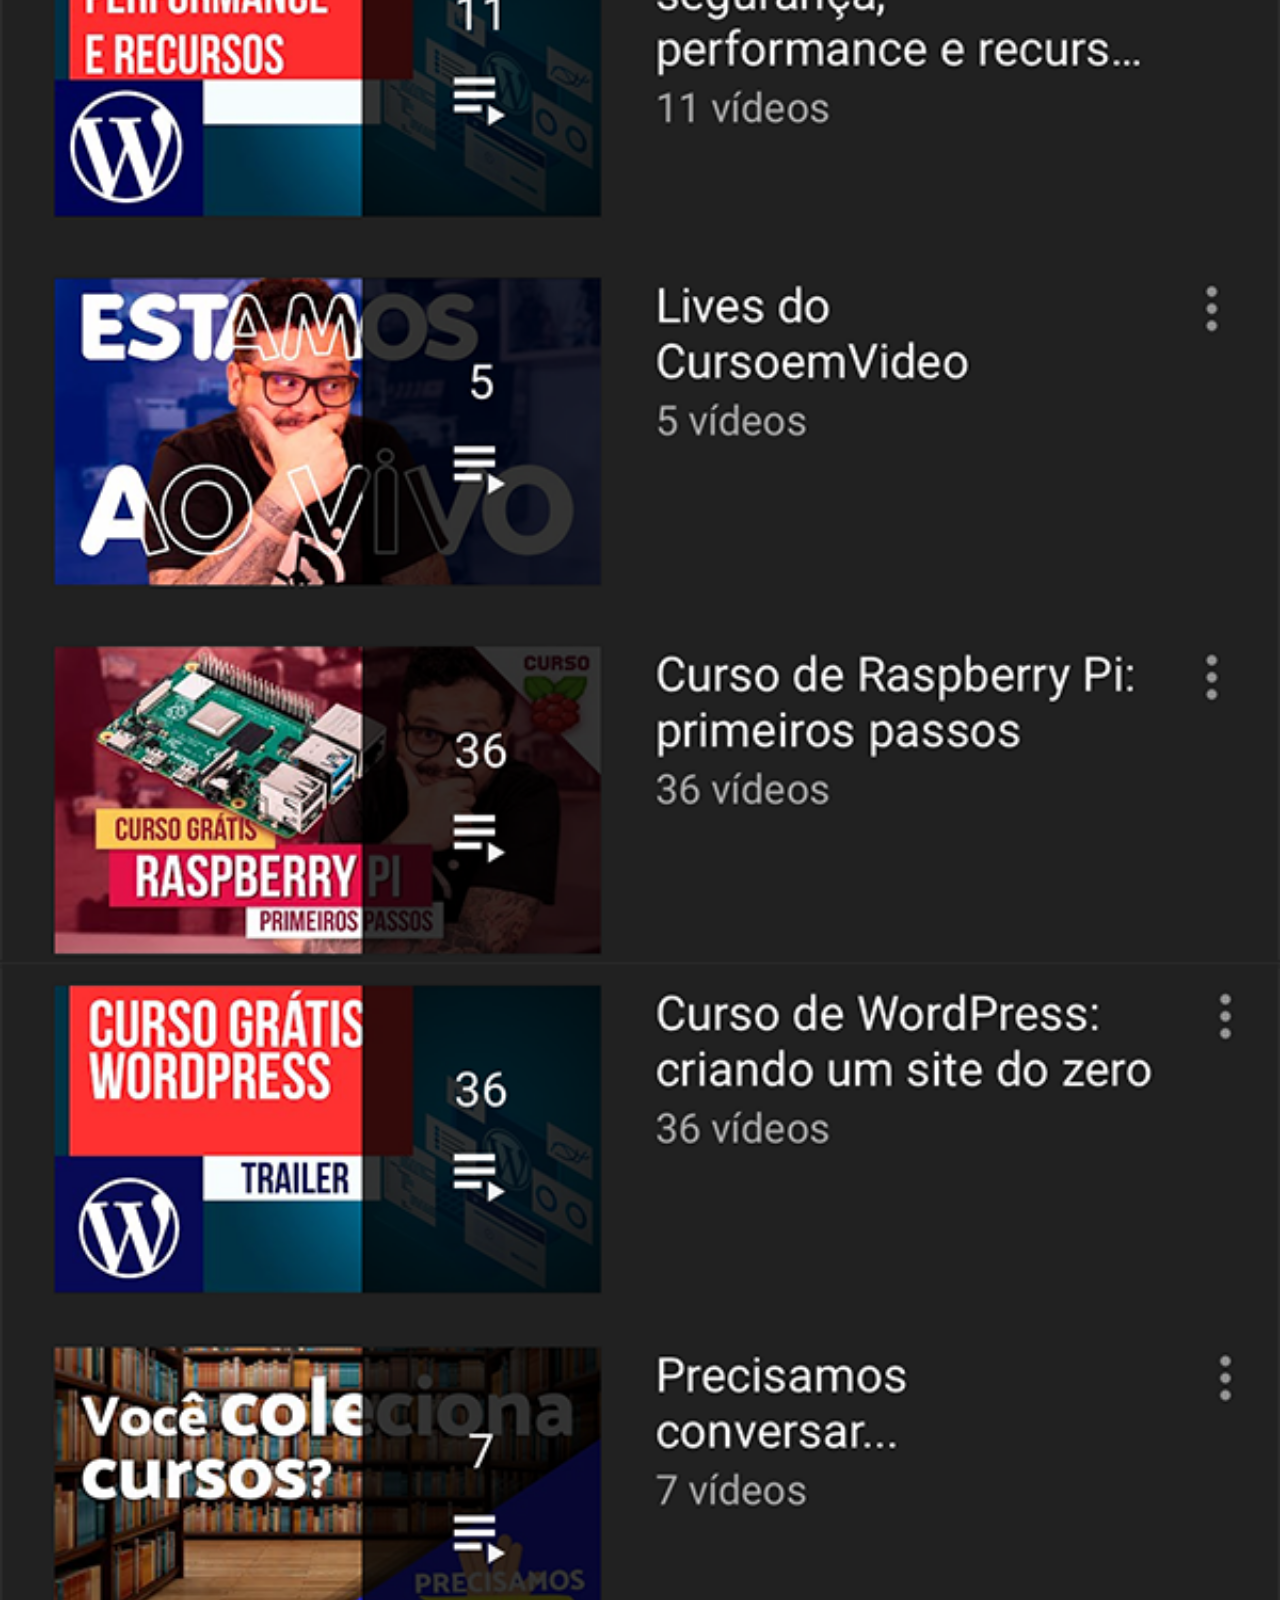
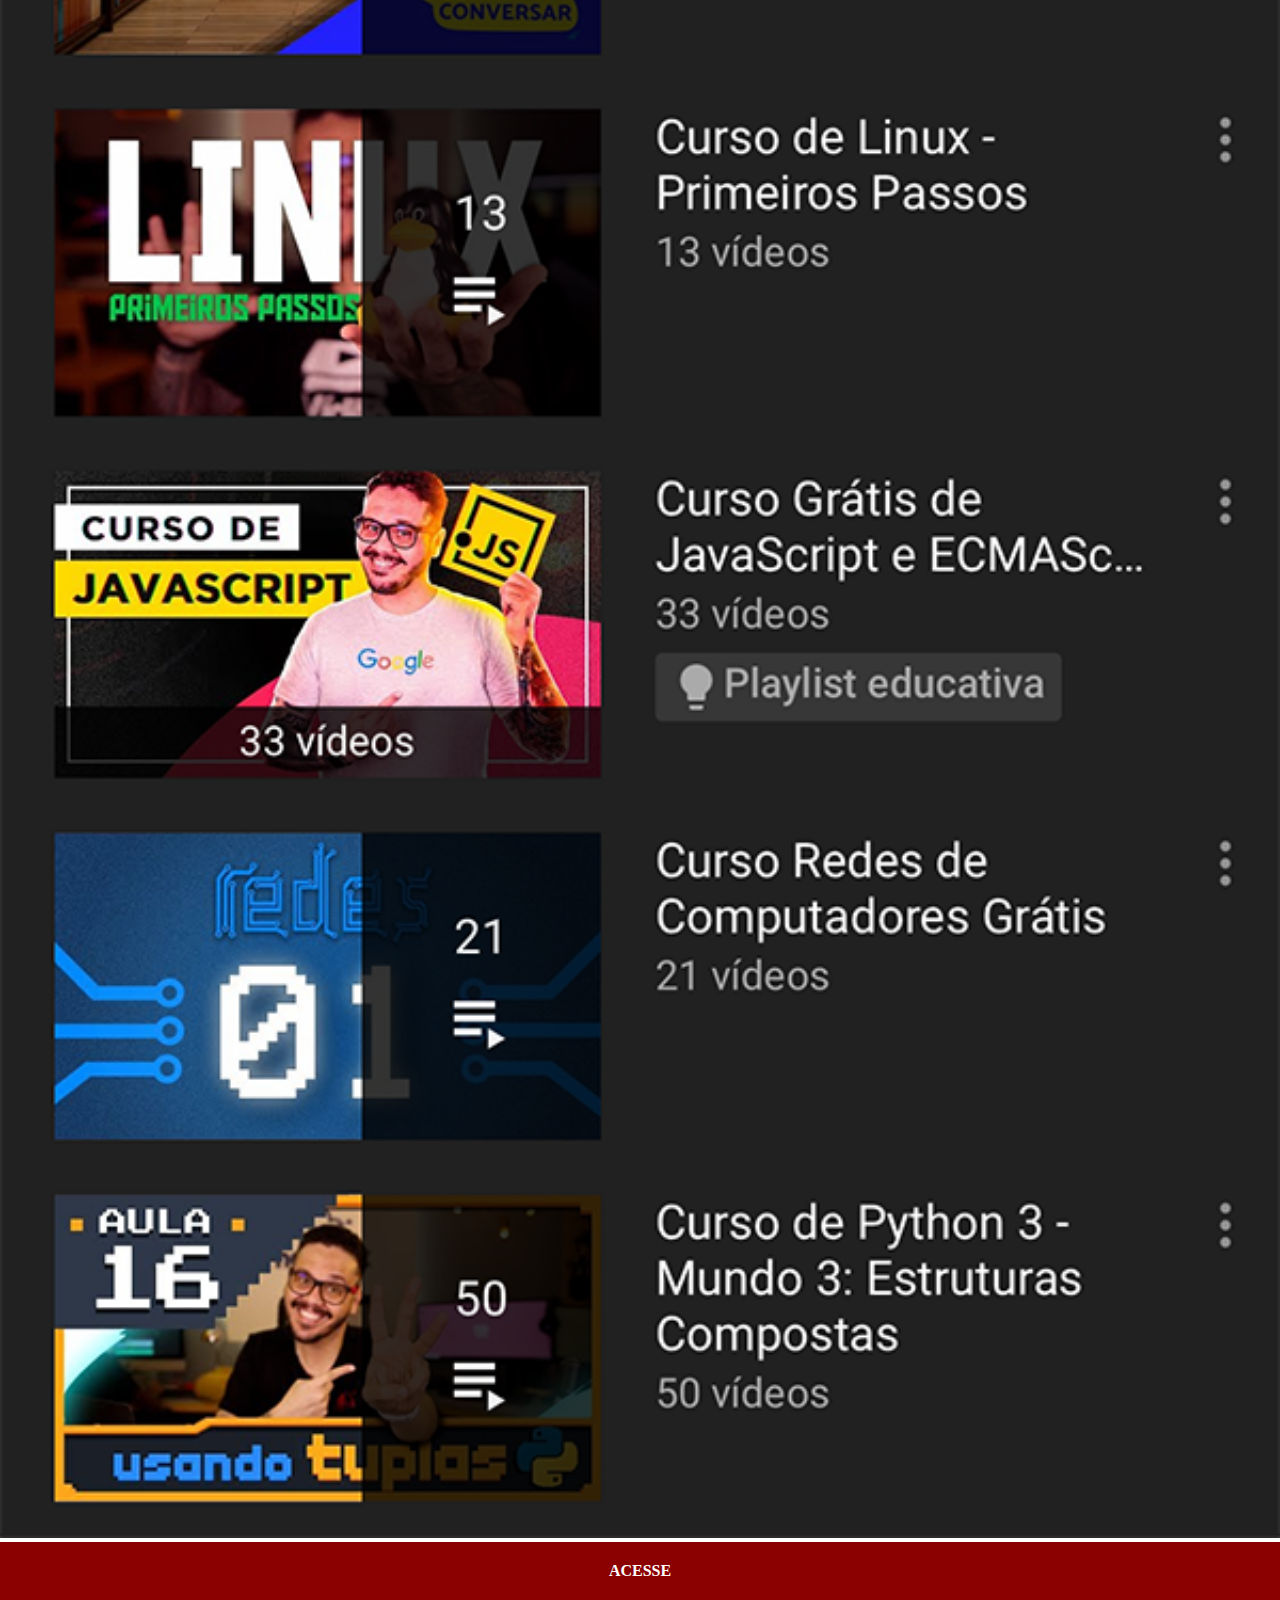
<file: youtube.html>
<!DOCTYPE html>
<html lang="pt-br">
<head>
    <meta charset="UTF-8">
    <meta name="viewport" content="width=device-width, initial-scale=1.0">
    <title>Youtube</title>
    <link rel="stylesheet" href="estilos/social.css">

</head>
<body>
    <img src="imagens/tela-youtube.png" alt="Youtube">
    <a href="https://www.youtube.com/@CursoemVideo" target="_blank">ACESSE</a>
</body>
</html>
</file>
<file: estilos/style.css>
@charset "UTF-8";

*{
    margin: 0px;
    padding: 0px;
    font-family: Arial, Helvetica, sans-serif;
}

html, body{
    height: 100vh;
    width: 100vw;
    background-color: black;
}
body{
    background: url(../imagens/fundo-madeira.jpg) no-repeat top center ;
    background-size: cover;
    background-attachment: fixed;
}

main{
    height: 100vh;
    position: relative;

}
iframe#tela{
    position: relative;
    top: 80px;
    left: 22px;
    width: 267px;
    height: 471px;
}

section#telefone{
    position: absolute;
    top: 50%;
    left: 50%;
    transform: translate(-50%, -50%);
    background: url(../imagens/frame-iphone.png) no-repeat;
    height: 627px;
    width: 311px;

    
}
section#redes-sociais{
    text-align: right;
}
section#redes-sociais img{
    width: 50px;
    margin: 10px;
    border-radius: 50%;
    box-shadow: 2px 2px 5px rgba(0, 0, 0, 0.400);
    box-sizing: border-box;
   
}
section#redes-sociais img:hover{
    border: 2px solid rgba(255, 255, 255, 0.637);
    transform: translate(-3px, -3px);
    box-shadow: 5px 5px 10px rgba(0, 0, 0, 0.555);
     transition: transform .5s, border 1s;
}
</file>
<file: estilos/social.css>
@charset "UTF-8";

*{
    margin: 0px;
    padding: 0px;
    font-family: ar;
}
::-webkit-scrollbar{
    width: 0px;
    height: 0px;
}
img{
    width: 100vw;
}
a{
    display: block  ;
    background-color: darkred;
    padding: 20px;
    text-align: center;
    font-weight: bolder;
    text-decoration: none;
    color: white;
}
a:hover{
    background-color: red;
    transition: background-color .5s;
}
</file>
